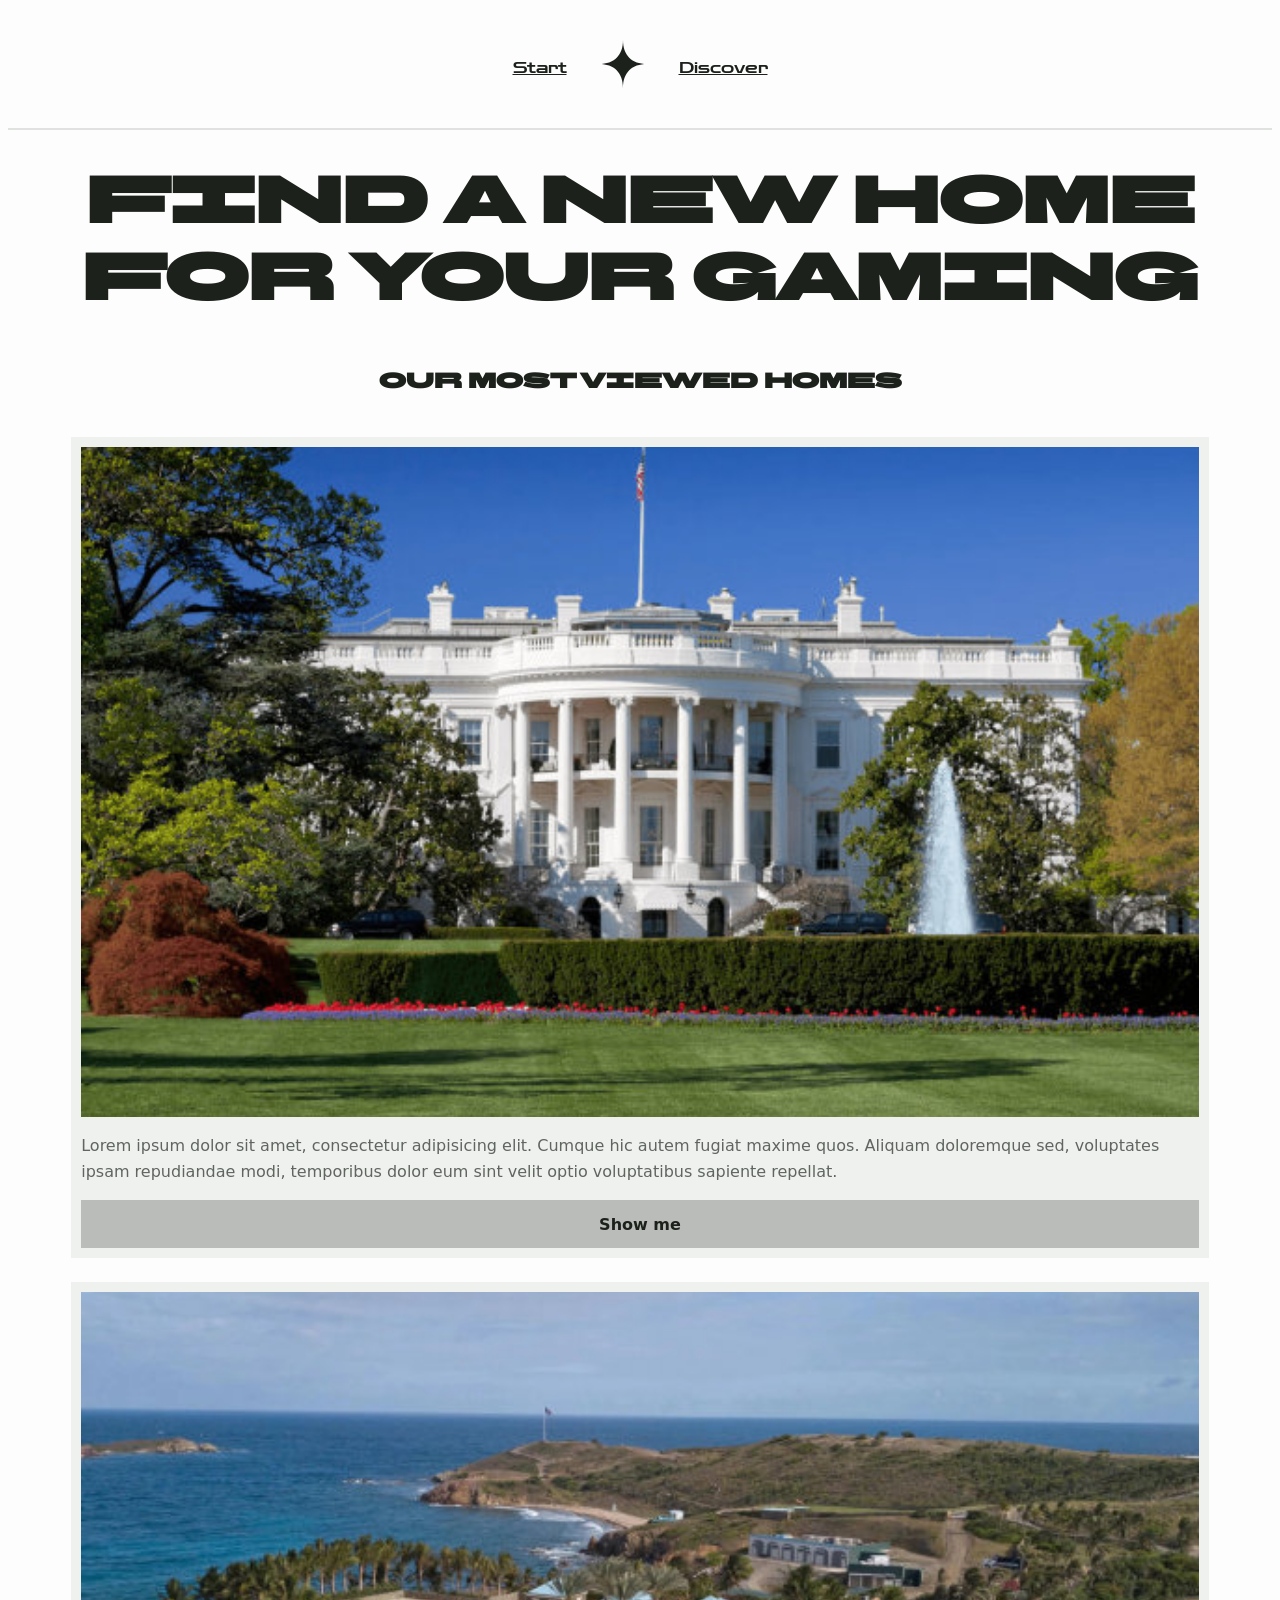
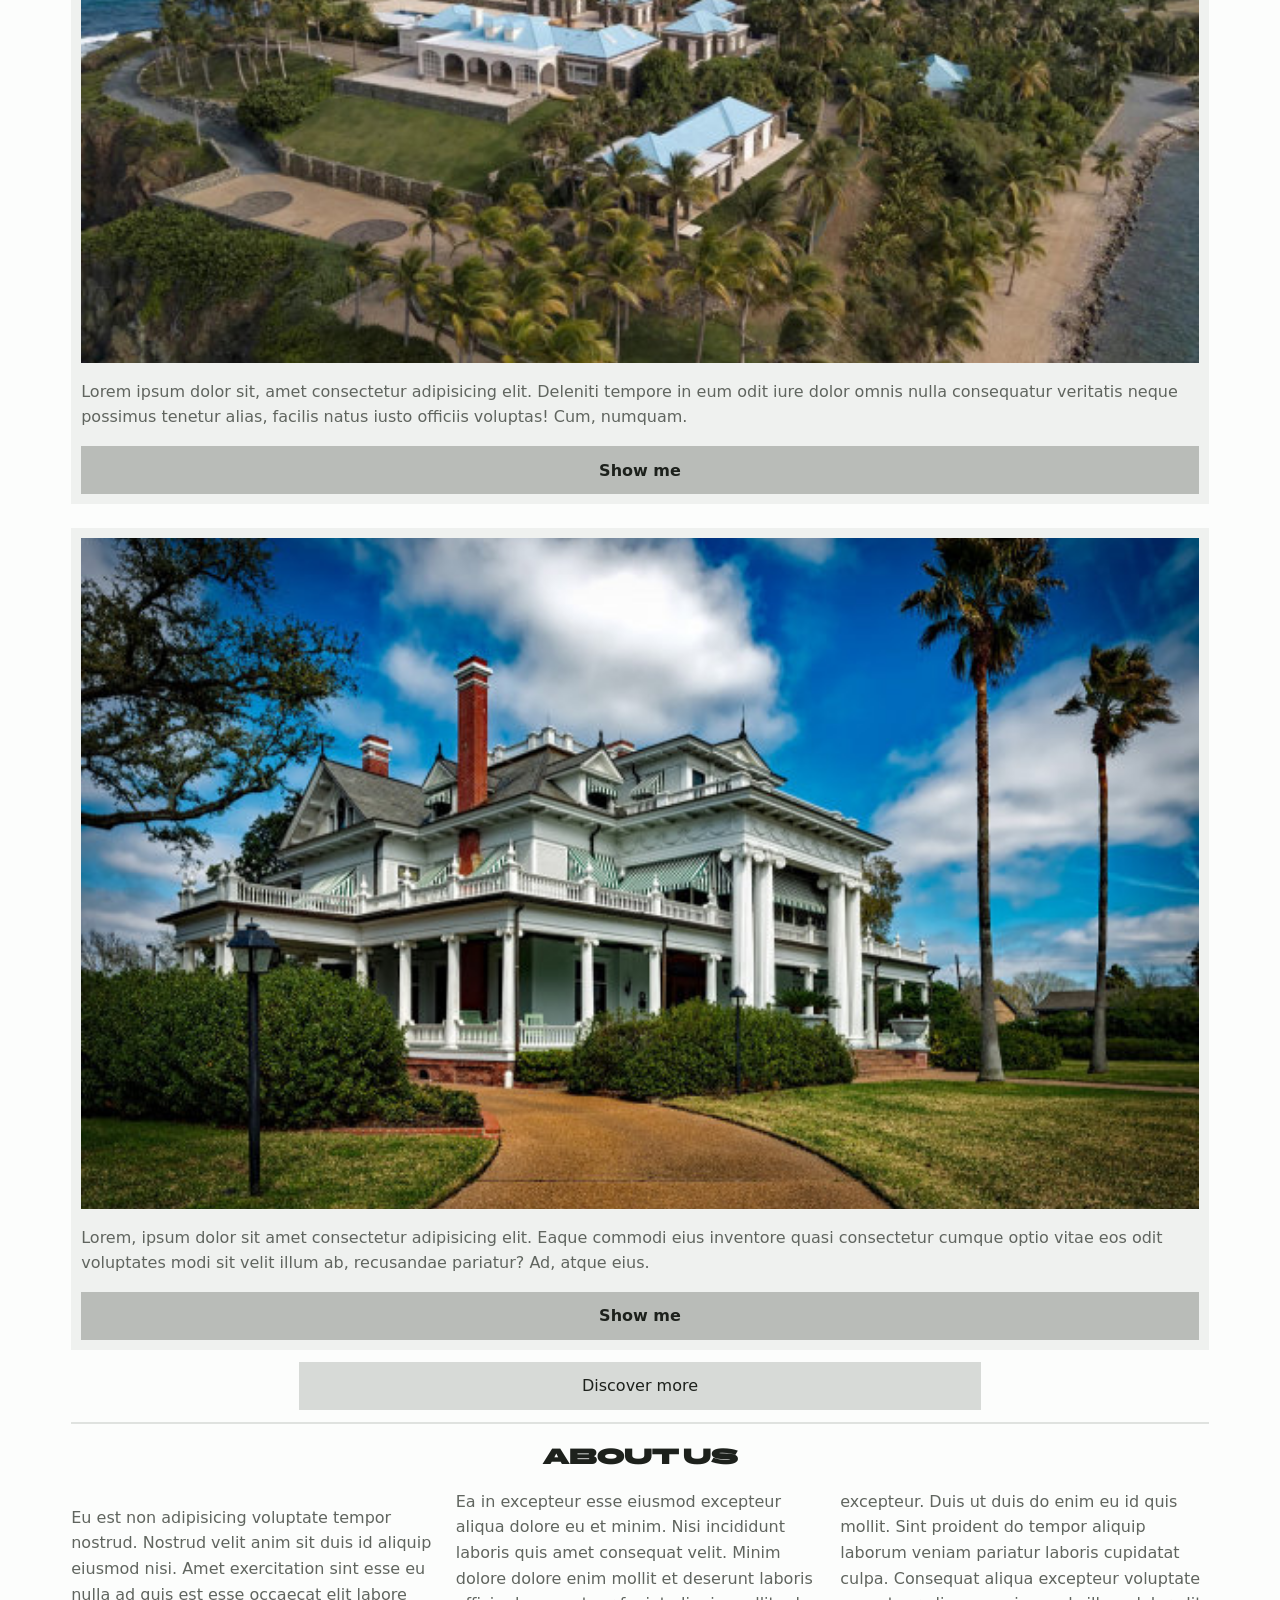
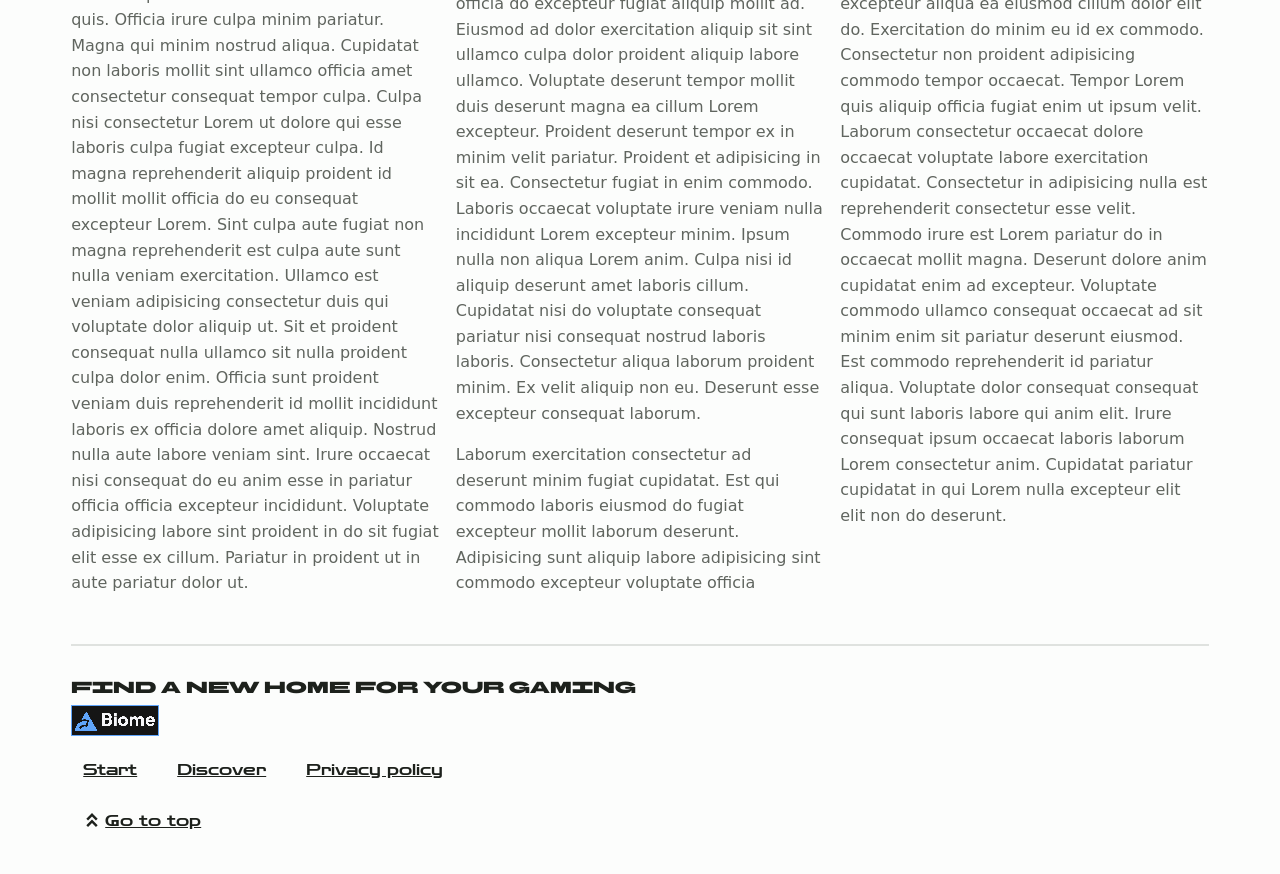
<file: index.html>
<!doctype html>
<html lang="en">
	<head>
		<meta charset="UTF-8" />
		<meta name="viewport" content="width=device-width, initial-scale=1.0" />
		<title>RUNNING GRAVITY</title>
		<link rel="icon" type="image/svg+xml" href="/favicon.svg" />

		<link rel="stylesheet" href="styles/global.css" />
		<link rel="stylesheet" href="styles/index.css" />
	</head>
	<body>
		<header id="top">
			<nav>
				<ul>
					<li><a href="/">Start</a></li>
					<li>
						<a href="/" class="logo">
							<svg
								fill="none"
								height="48"
								viewBox="0 0 48 48"
								width="48"
								xmlns="http://www.w3.org/2000/svg"
							>
								<title>Running Gravity logo</title>
								<path
									clip-rule="evenodd"
									d="m0 24c15.2548 0 24-8.7452 24-24 0 15.2548 8.7452 24 24 24-15.2548 0-24 8.7452-24 24 0-15.2548-8.7452-24-24-24z"
									fill="currentcolor"
									fill-rule="evenodd"
								/>
							</svg>
						</a>
					</li>
					<li><a href="/homes.html">Discover</a></li>
				</ul>
			</nav>
		</header>
		<main>
			<h1>Find a new home for your gaming</h1>
			<section class="hero">
				<h2>Our most viewed homes</h2>

				<div class="card-holder">
					<div class="card">
						<img
							loading="lazy"
							src="images/white-house.jpg"
							alt="White House"
						/>
						<div>
							<p>
								Lorem ipsum dolor sit amet, consectetur
								adipisicing elit. Cumque hic autem fugiat maxime
								quos. Aliquam doloremque sed, voluptates ipsam
								repudiandae modi, temporibus dolor eum sint
								velit optio voluptatibus sapiente repellat.
							</p>

							<div class="buttons">
								<a class="btn btn-primary" href="/buy.html">
									Show me
								</a>
							</div>
						</div>
					</div>
					<div class="card">
						<img
							loading="lazy"
							src="images/little-saint-james.jpg"
							alt="Little Saint James"
						/>
						<div>
							<p>
								Lorem ipsum dolor sit, amet consectetur
								adipisicing elit. Deleniti tempore in eum odit
								iure dolor omnis nulla consequatur veritatis
								neque possimus tenetur alias, facilis natus
								iusto officiis voluptas! Cum, numquam.
							</p>
							<div class="buttons">
								<a class="btn btn-primary" href="/buy.html">
									Show me
								</a>
							</div>
						</div>
					</div>
					<div class="card">
						<img
							loading="lazy"
							src="images/historic-palm-trees.jpg"
							alt="Historic Palm Trees"
						/>
						<div>
							<p>
								Lorem, ipsum dolor sit amet consectetur
								adipisicing elit. Eaque commodi eius inventore
								quasi consectetur cumque optio vitae eos odit
								voluptates modi sit velit illum ab, recusandae
								pariatur? Ad, atque eius.
							</p>
							<div class="buttons">
								<a class="btn btn-primary" href="/buy.html">
									Show me
								</a>
							</div>
						</div>
					</div>
				</div>

				<div class="buttons" id="discover">
					<a class="btn" href="/homes.html"> Discover more </a>
				</div>
			</section>

			<section class="information">
				<h2>About Us</h2>

				<div>
					<p>
						Eu est non adipisicing voluptate tempor nostrud. Nostrud
						velit anim sit duis id aliquip eiusmod nisi. Amet
						exercitation sint esse eu nulla ad quis est esse
						occaecat elit labore quis. Officia irure culpa minim
						pariatur. Magna qui minim nostrud aliqua. Cupidatat non
						laboris mollit sint ullamco officia amet consectetur
						consequat tempor culpa. Culpa nisi consectetur Lorem ut
						dolore qui esse laboris culpa fugiat excepteur culpa. Id
						magna reprehenderit aliquip proident id mollit mollit
						officia do eu consequat excepteur Lorem. Sint culpa aute
						fugiat non magna reprehenderit est culpa aute sunt nulla
						veniam exercitation. Ullamco est veniam adipisicing
						consectetur duis qui voluptate dolor aliquip ut. Sit et
						proident consequat nulla ullamco sit nulla proident
						culpa dolor enim. Officia sunt proident veniam duis
						reprehenderit id mollit incididunt laboris ex officia
						dolore amet aliquip. Nostrud nulla aute labore veniam
						sint. Irure occaecat nisi consequat do eu anim esse in
						pariatur officia officia excepteur incididunt. Voluptate
						adipisicing labore sint proident in do sit fugiat elit
						esse ex cillum. Pariatur in proident ut in aute pariatur
						dolor ut.
					</p>

					<p>
						Ea in excepteur esse eiusmod excepteur aliqua dolore eu
						et minim. Nisi incididunt laboris quis amet consequat
						velit. Minim dolore dolore enim mollit et deserunt
						laboris officia do excepteur fugiat aliquip mollit ad.
						Eiusmod ad dolor exercitation aliquip sit sint ullamco
						culpa dolor proident aliquip labore ullamco. Voluptate
						deserunt tempor mollit duis deserunt magna ea cillum
						Lorem excepteur. Proident deserunt tempor ex in minim
						velit pariatur. Proident et adipisicing in sit ea.
						Consectetur fugiat in enim commodo. Laboris occaecat
						voluptate irure veniam nulla incididunt Lorem excepteur
						minim. Ipsum nulla non aliqua Lorem anim. Culpa nisi id
						aliquip deserunt amet laboris cillum. Cupidatat nisi do
						voluptate consequat pariatur nisi consequat nostrud
						laboris laboris. Consectetur aliqua laborum proident
						minim. Ex velit aliquip non eu. Deserunt esse excepteur
						consequat laborum.
					</p>

					<p>
						Laborum exercitation consectetur ad deserunt minim
						fugiat cupidatat. Est qui commodo laboris eiusmod do
						fugiat excepteur mollit laborum deserunt. Adipisicing
						sunt aliquip labore adipisicing sint commodo excepteur
						voluptate officia excepteur. Duis ut duis do enim eu id
						quis mollit. Sint proident do tempor aliquip laborum
						veniam pariatur laboris cupidatat culpa. Consequat
						aliqua excepteur voluptate excepteur aliqua ea eiusmod
						cillum dolor elit do. Exercitation do minim eu id ex
						commodo. Consectetur non proident adipisicing commodo
						tempor occaecat. Tempor Lorem quis aliquip officia
						fugiat enim ut ipsum velit. Laborum consectetur occaecat
						dolore occaecat voluptate labore exercitation cupidatat.
						Consectetur in adipisicing nulla est reprehenderit
						consectetur esse velit. Commodo irure est Lorem pariatur
						do in occaecat mollit magna. Deserunt dolore anim
						cupidatat enim ad excepteur. Voluptate commodo ullamco
						consequat occaecat ad sit minim enim sit pariatur
						deserunt eiusmod. Est commodo reprehenderit id pariatur
						aliqua. Voluptate dolor consequat consequat qui sunt
						laboris labore qui anim elit. Irure consequat ipsum
						occaecat laboris laborum Lorem consectetur anim.
						Cupidatat pariatur cupidatat in qui Lorem nulla
						excepteur elit elit non do deserunt.
					</p>
				</div>
			</section>
		</main>
		<footer>
			<div class="slogan">Find a new home for your gaming</div>
			<div class="badges">
				<img src="/badges/biome.png" alt="Checked with Biome" />
			</div>
			<div class="links">
				<a href="/">Start</a>
				<a href="/homes.html">Discover</a>
				<a href="/privacy-policy.html">Privacy policy</a>
			</div>
			<div class="links">
				<a href="#top">
					<svg
						xmlns="http://www.w3.org/2000/svg"
						viewBox="1 1 18 18"
						height="18px"
						width="18px"
						fill="currentColor"
					>
						<title>Up arrow</title>
						<path
							d="M6.06,17L4.33,15.25L10,9.58l5.67,5.67L13.94,17L10,13.04L6.06,17Zm0-6.58L4.33,8.69L10,3l5.67,5.69l-1.73,1.73L10,6.46L6.06,10.42Z"
						/>
					</svg>

					Go to top</a
				>
			</div>
		</footer>
	</body>
</html>
</file>
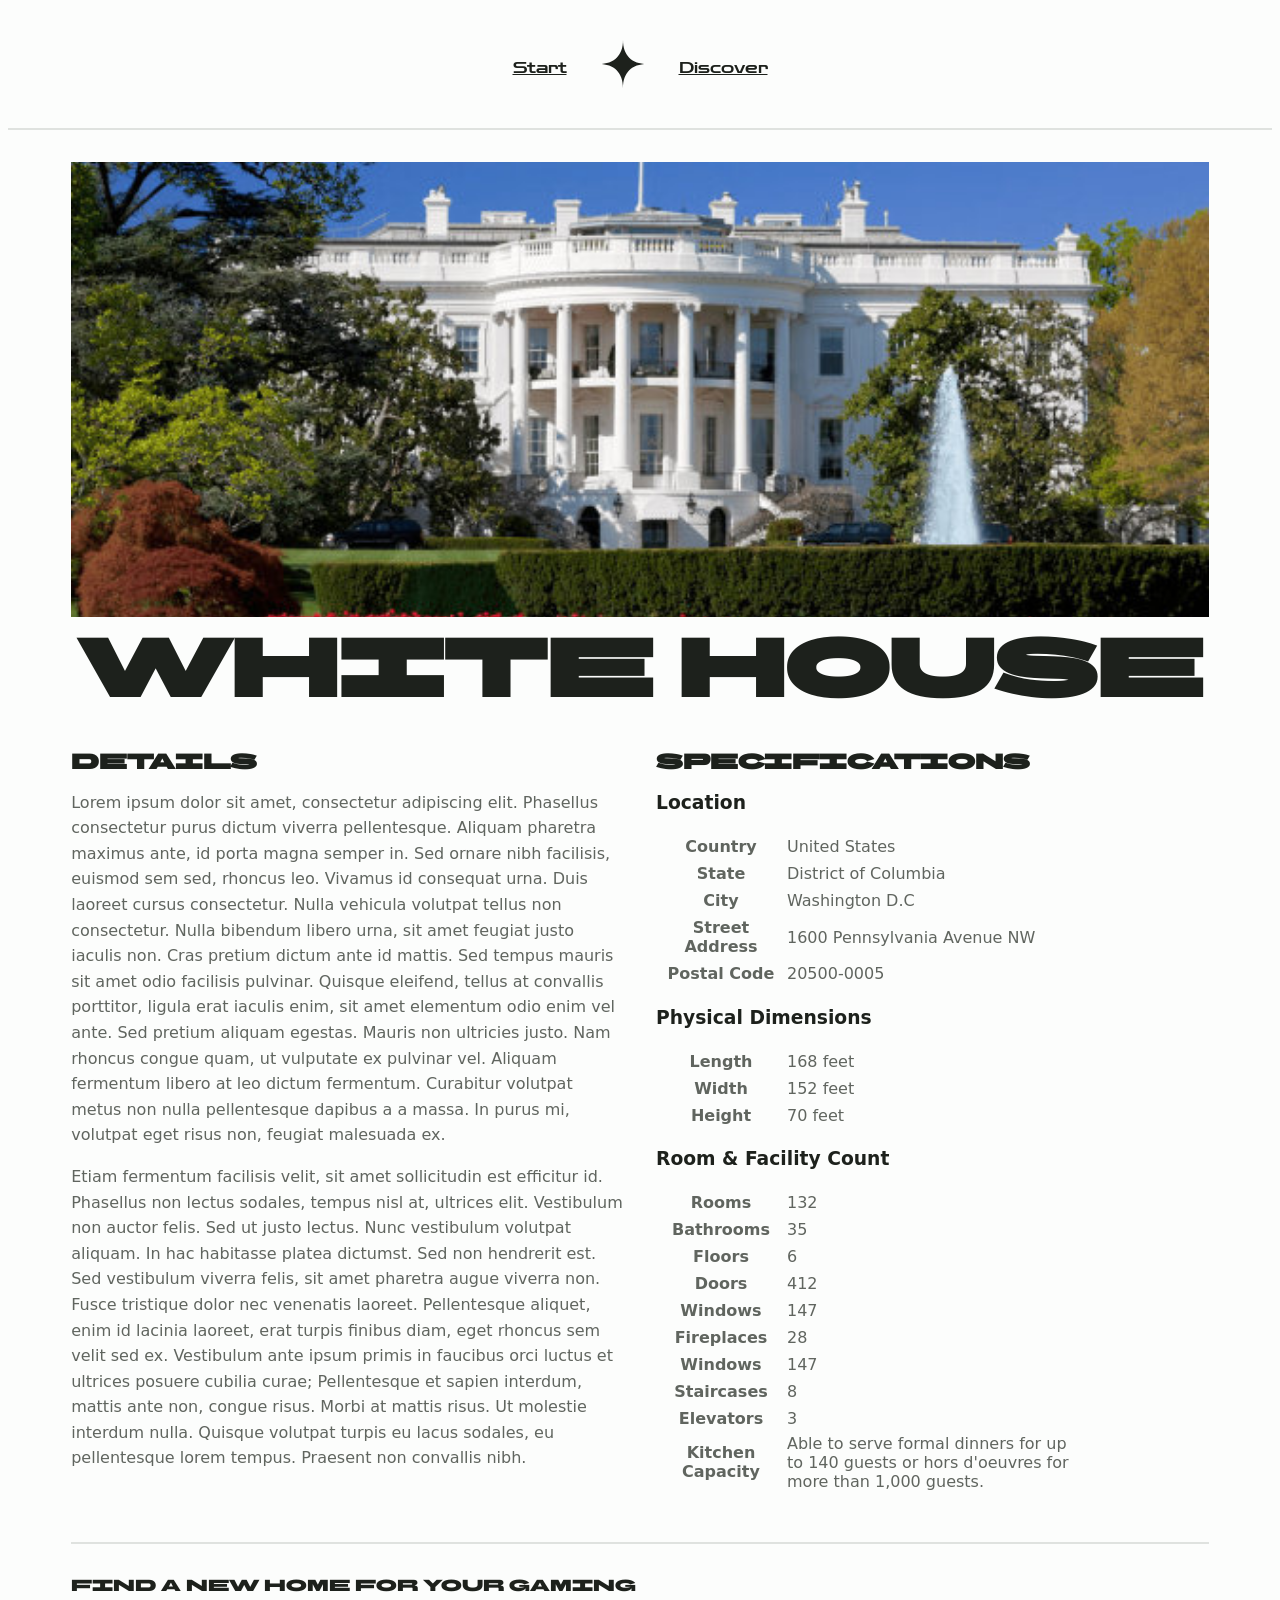
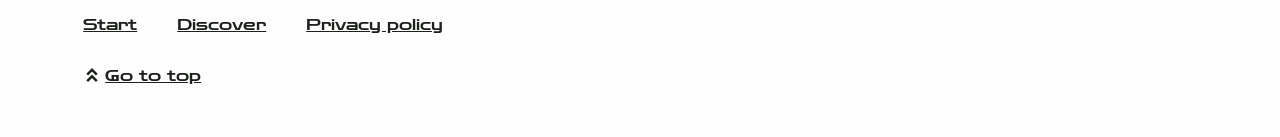
<file: buy.html>
<!doctype html>
<html lang="en">
	<head>
		<meta charset="UTF-8" />
		<meta name="viewport" content="width=device-width, initial-scale=1.0" />
		<title>Document</title>
		<link rel="icon" type="image/svg+xml" href="/favicon.svg" />

		<link rel="stylesheet" href="styles/global.css" />
		<link rel="stylesheet" href="styles/buy.css" />
	</head>
	<body>
		<header id="top">
			<nav>
				<ul>
					<li><a href="/">Start</a></li>
					<li>
						<a href="/" class="logo">
							<svg
								fill="none"
								height="48"
								viewBox="0 0 48 48"
								width="48"
								xmlns="http://www.w3.org/2000/svg"
							>
								<title>Running Gravity logo</title>
								<path
									clip-rule="evenodd"
									d="m0 24c15.2548 0 24-8.7452 24-24 0 15.2548 8.7452 24 24 24-15.2548 0-24 8.7452-24 24 0-15.2548-8.7452-24-24-24z"
									fill="currentcolor"
									fill-rule="evenodd"
								/>
							</svg>
						</a>
					</li>
					<li><a href="/homes.html">Discover</a></li>
				</ul>
			</nav>
		</header>
		<main>
			<section>
				<div>
					<img src="images\white-house.jpg" alt="White House" />
					<h1 class="product-name">White House</h1>

					<p class="home-address"></p>
					<div class="product-section">
						<div class="details">
							<h2>Details</h2>
							<p>
								Lorem ipsum dolor sit amet, consectetur
								adipiscing elit. Phasellus consectetur purus
								dictum viverra pellentesque. Aliquam pharetra
								maximus ante, id porta magna semper in. Sed
								ornare nibh facilisis, euismod sem sed, rhoncus
								leo. Vivamus id consequat urna. Duis laoreet
								cursus consectetur. Nulla vehicula volutpat
								tellus non consectetur. Nulla bibendum libero
								urna, sit amet feugiat justo iaculis non. Cras
								pretium dictum ante id mattis. Sed tempus mauris
								sit amet odio facilisis pulvinar. Quisque
								eleifend, tellus at convallis porttitor, ligula
								erat iaculis enim, sit amet elementum odio enim
								vel ante. Sed pretium aliquam egestas. Mauris
								non ultricies justo. Nam rhoncus congue quam, ut
								vulputate ex pulvinar vel. Aliquam fermentum
								libero at leo dictum fermentum. Curabitur
								volutpat metus non nulla pellentesque dapibus a
								a massa. In purus mi, volutpat eget risus non,
								feugiat malesuada ex.
							</p>
							<p>
								Etiam fermentum facilisis velit, sit amet
								sollicitudin est efficitur id. Phasellus non
								lectus sodales, tempus nisl at, ultrices elit.
								Vestibulum non auctor felis. Sed ut justo
								lectus. Nunc vestibulum volutpat aliquam. In hac
								habitasse platea dictumst. Sed non hendrerit
								est. Sed vestibulum viverra felis, sit amet
								pharetra augue viverra non. Fusce tristique
								dolor nec venenatis laoreet. Pellentesque
								aliquet, enim id lacinia laoreet, erat turpis
								finibus diam, eget rhoncus sem velit sed ex.
								Vestibulum ante ipsum primis in faucibus orci
								luctus et ultrices posuere cubilia curae;
								Pellentesque et sapien interdum, mattis ante
								non, congue risus. Morbi at mattis risus. Ut
								molestie interdum nulla. Quisque volutpat turpis
								eu lacus sodales, eu pellentesque lorem tempus.
								Praesent non convallis nibh.
							</p>
						</div>
						<div class="specifications">
							<h2>Specifications</h2>

							<div class="spec-tables">
								<div>
									<h3>Location</h3>
									<table>
										<tbody>
											<tr>
												<th scope="row">Country</th>
												<td>United States</td>
											</tr>
											<tr>
												<th scope="row">State</th>
												<td>District of Columbia</td>
											</tr>
											<tr>
												<th scope="row">City</th>
												<td>Washington D.C</td>
											</tr>
											<tr>
												<th scope="row">
													Street Address
												</th>
												<td>
													1600 Pennsylvania Avenue NW
												</td>
											</tr>
											<tr>
												<th scope="row">Postal Code</th>
												<td>20500-0005</td>
											</tr>
										</tbody>
									</table>
								</div>
								<div>
									<h3>Physical Dimensions</h3>
									<table>
										<tbody>
											<tr>
												<th scope="row">Length</th>
												<td>168 feet</td>
											</tr>
											<tr>
												<th scope="row">Width</th>
												<td>152 feet</td>
											</tr>
											<tr>
												<th scope="row">Height</th>
												<td>70 feet</td>
											</tr>
										</tbody>
									</table>
								</div>

								<div>
									<h3>Room & Facility Count</h3>
									<table>
										<tbody>
											<tr>
												<th scope="row">Rooms</th>
												<td>132</td>
											</tr>
											<tr>
												<th scope="row">Bathrooms</th>
												<td>35</td>
											</tr>
											<tr>
												<th scope="row">Floors</th>
												<td>6</td>
											</tr>
											<tr>
												<th scope="row">Doors</th>
												<td>412</td>
											</tr>
											<tr>
												<th scope="row">Windows</th>
												<td>147</td>
											</tr>
											<tr>
												<th scope="row">Fireplaces</th>
												<td>28</td>
											</tr>
											<tr>
												<th scope="row">Windows</th>
												<td>147</td>
											</tr>
											<tr>
												<th scope="row">Staircases</th>
												<td>8</td>
											</tr>
											<tr>
												<th scope="row">Elevators</th>
												<td>3</td>
											</tr>
											<tr>
												<th scope="row">
													Kitchen Capacity
												</th>
												<td>
													Able to serve formal dinners
													for up to 140 guests or hors
													d'oeuvres for more than
													1,000 guests.
												</td>
											</tr>
										</tbody>
									</table>
								</div>
							</div>
						</div>
					</div>
				</div>
			</section>
		</main>
		<footer>
			<div class="slogan">Find a new home for your gaming</div>
			<div class="links">
				<a href="/">Start</a>
				<a href="/homes.html">Discover</a>
				<a href="/privacy-policy.html">Privacy policy</a>
			</div>
			<div class="links">
				<a href="#top">
					<svg
						xmlns="http://www.w3.org/2000/svg"
						viewBox="1 1 18 18"
						height="18px"
						width="18px"
						fill="currentColor"
					>
						<title>Up arrow</title>
						<path
							d="M6.06,17L4.33,15.25L10,9.58l5.67,5.67L13.94,17L10,13.04L6.06,17Zm0-6.58L4.33,8.69L10,3l5.67,5.69l-1.73,1.73L10,6.46L6.06,10.42Z"
						/>
					</svg>

					Go to top</a
				>
			</div>
		</footer>
	</body>
</html>
</file>
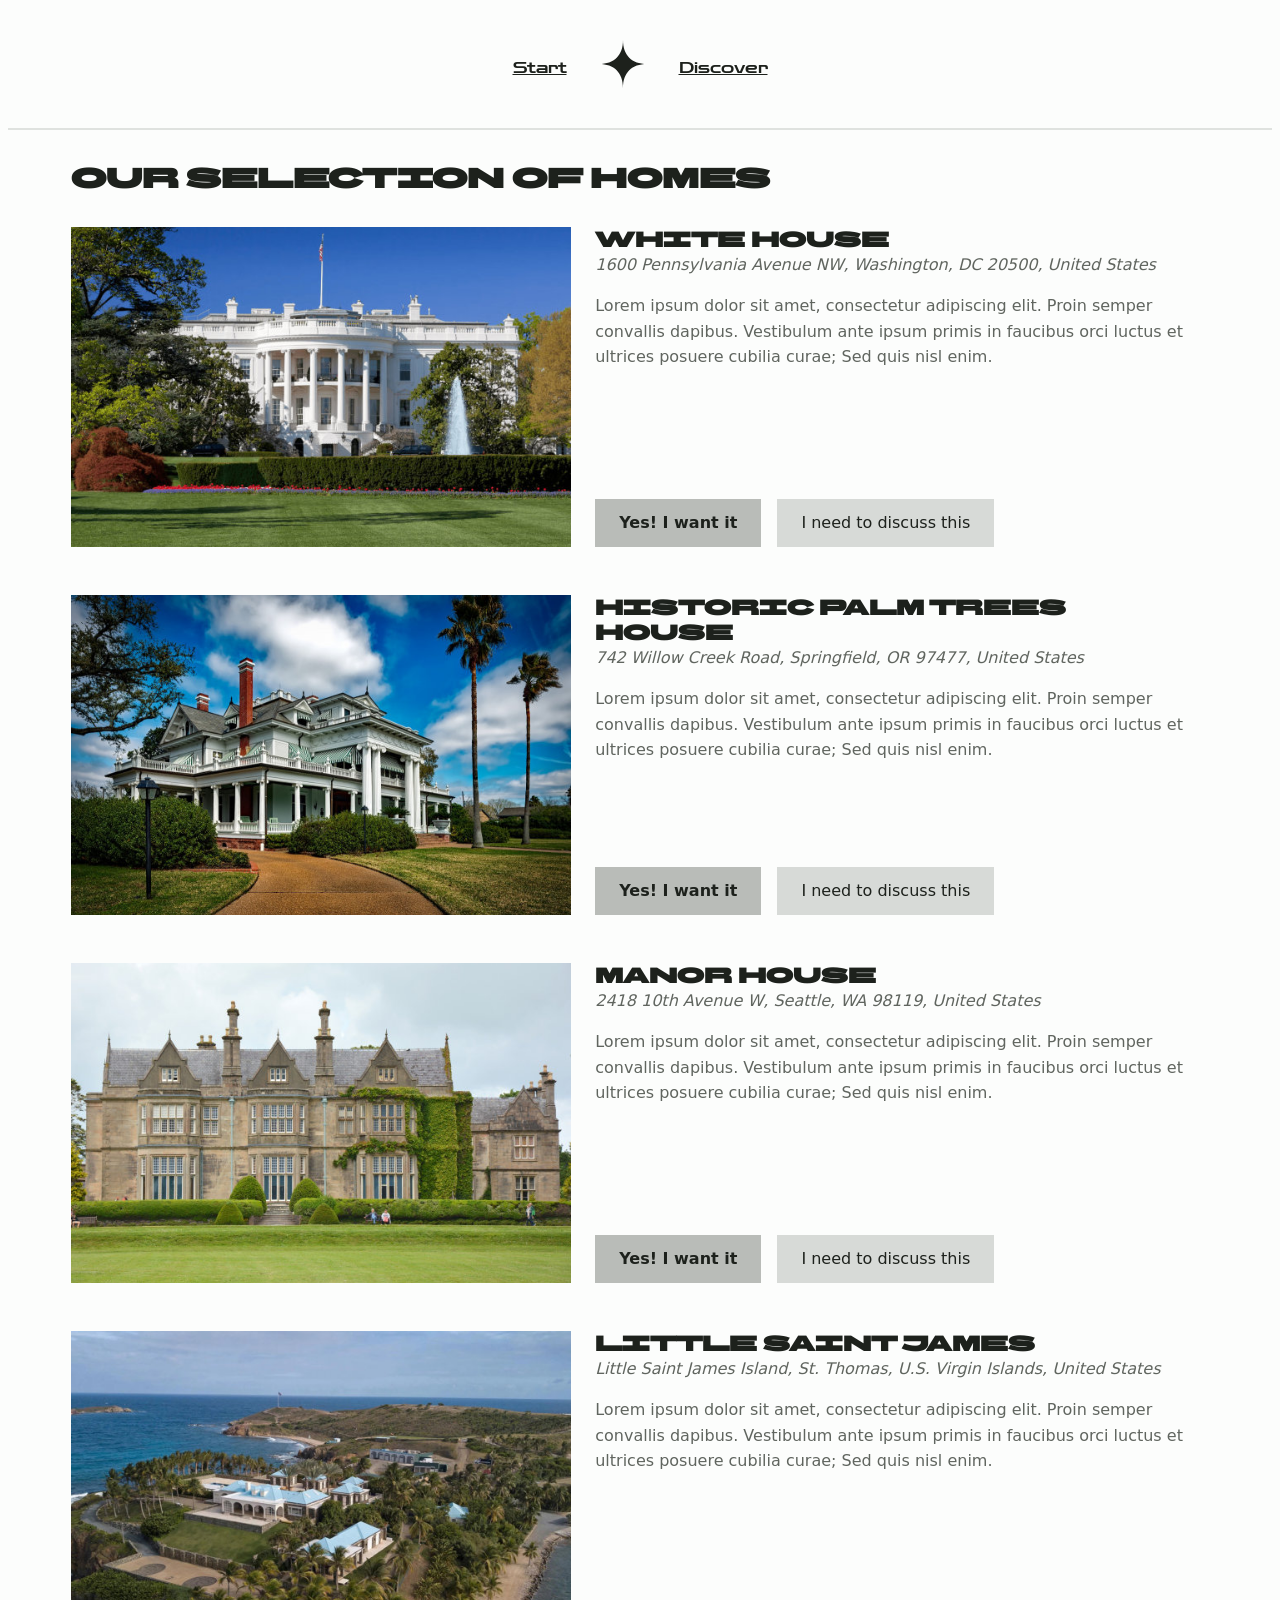
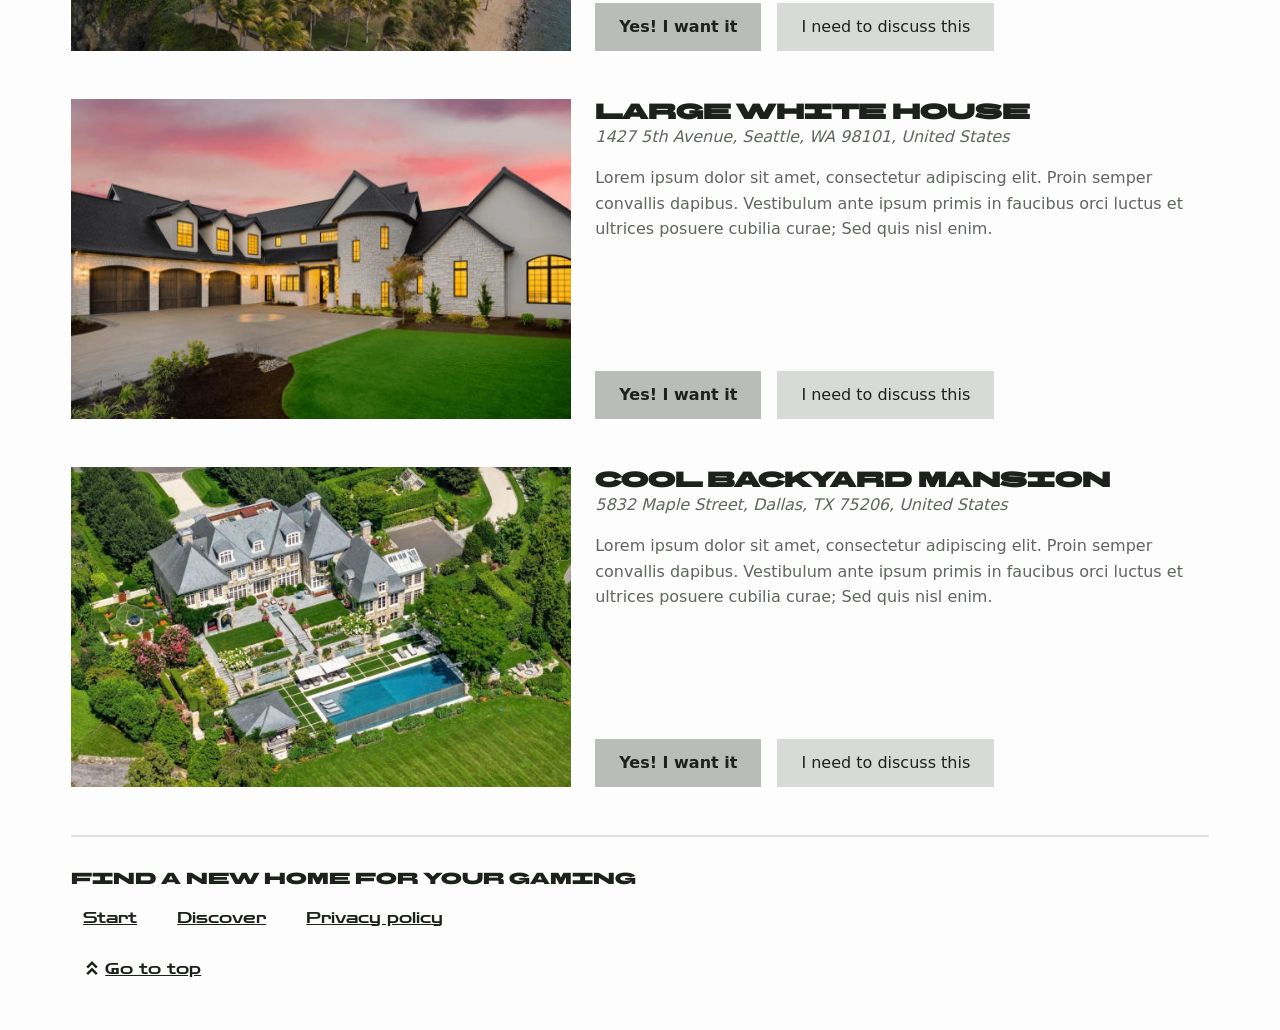
<file: homes.html>
<!doctype html>
<html lang="en">
	<head>
		<meta charset="UTF-8" />
		<meta name="viewport" content="width=device-width, initial-scale=1.0" />
		<title>HOMES // RUNNING GRAVITY</title>
		<link rel="icon" type="image/svg+xml" href="/favicon.svg" />

		<link rel="stylesheet" href="styles/global.css" />
		<link rel="stylesheet" href="styles/homes.css" />
	</head>
	<body>
		<header id="top">
			<nav>
				<ul>
					<li><a href="/">Start</a></li>
					<li>
						<a href="/" class="logo">
							<svg
								fill="none"
								height="48"
								viewBox="0 0 48 48"
								width="48"
								xmlns="http://www.w3.org/2000/svg"
							>
								<title>Running Gravity logo</title>
								<path
									clip-rule="evenodd"
									d="m0 24c15.2548 0 24-8.7452 24-24 0 15.2548 8.7452 24 24 24-15.2548 0-24 8.7452-24 24 0-15.2548-8.7452-24-24-24z"
									fill="currentcolor"
									fill-rule="evenodd"
								/>
							</svg>
						</a>
					</li>
					<li><a href="/homes.html">Discover</a></li>
				</ul>
			</nav>
		</header>
		<main>
			<section>
				<h1>Our selection of homes</h1>
				<div class="homes">
					<div class="home">
						<img
							loading="lazy"
							src="/images/white-house.jpg"
							alt="White house"
							height="320"
							width="500"
						/>
						<div class="details">
							<div>
								<h2>White House</h2>
								<p class="home-address">
									<i>
										1600 Pennsylvania Avenue NW, Washington,
										DC 20500, United States
									</i>
								</p>
								<p>
									Lorem ipsum dolor sit amet, consectetur
									adipiscing elit. Proin semper convallis
									dapibus. Vestibulum ante ipsum primis in
									faucibus orci luctus et ultrices posuere
									cubilia curae; Sed quis nisl enim.
								</p>
							</div>
							<div class="buttons">
								<a class="btn btn-primary" href="/buy.html">
									Yes! I want it
								</a>
								<a class="btn" href="/discuss.html">
									I need to discuss this
								</a>
							</div>
						</div>
					</div>
					<div class="home">
						<img
							loading="lazy"
							src="/images/historic-palm-trees.jpg"
							alt="Historic Palm Trees House"
							height="320"
							width="500"
						/>
						<div class="details">
							<div>
								<h2>Historic Palm Trees House</h2>
								<p class="home-address">
									<i>
										742 Willow Creek Road, Springfield, OR
										97477, United States
									</i>
								</p>
								<p>
									Lorem ipsum dolor sit amet, consectetur
									adipiscing elit. Proin semper convallis
									dapibus. Vestibulum ante ipsum primis in
									faucibus orci luctus et ultrices posuere
									cubilia curae; Sed quis nisl enim.
								</p>
							</div>
							<div class="buttons">
								<a class="btn btn-primary" href="/buy.html">
									Yes! I want it
								</a>
								<a class="btn" href="/discuss.html">
									I need to discuss this
								</a>
							</div>
						</div>
					</div>
					<div class="home">
						<img
							loading="lazy"
							src="/images/manor-house.jpg"
							alt="Manor house"
							height="320"
							width="500"
						/>
						<div class="details">
							<div>
								<h2>Manor House</h2>
								<p class="home-address">
									<i>
										2418 10th Avenue W, Seattle, WA 98119,
										United States
									</i>
								</p>
								<p>
									Lorem ipsum dolor sit amet, consectetur
									adipiscing elit. Proin semper convallis
									dapibus. Vestibulum ante ipsum primis in
									faucibus orci luctus et ultrices posuere
									cubilia curae; Sed quis nisl enim.
								</p>
							</div>
							<div class="buttons">
								<a class="btn btn-primary" href="/buy.html">
									Yes! I want it
								</a>
								<a class="btn" href="/discuss.html">
									I need to discuss this
								</a>
							</div>
						</div>
					</div>
					<div class="home">
						<img
							loading="lazy"
							src="/images/little-saint-james.jpg"
							alt="Little Saint James"
							height="320"
							width="500"
						/>
						<div class="details">
							<div>
								<h2>Little Saint James</h2>
								<p class="home-address">
									<i
										>Little Saint James Island, St. Thomas,
										U.S. Virgin Islands, United States
									</i>
								</p>
								<p>
									Lorem ipsum dolor sit amet, consectetur
									adipiscing elit. Proin semper convallis
									dapibus. Vestibulum ante ipsum primis in
									faucibus orci luctus et ultrices posuere
									cubilia curae; Sed quis nisl enim.
								</p>
							</div>
							<div class="buttons">
								<a class="btn btn-primary" href="/buy.html">
									Yes! I want it
								</a>
								<a class="btn" href="/discuss.html">
									I need to discuss this
								</a>
							</div>
						</div>
					</div>
					<div class="home">
						<img
							loading="lazy"
							src="/images/large-white-house.jpg"
							alt="Large White House"
							height="320"
							width="500"
						/>
						<div class="details">
							<div>
								<h2>Large White House</h2>
								<p class="home-address">
									<i
										>1427 5th Avenue, Seattle, WA 98101,
										United States
									</i>
								</p>
								<p>
									Lorem ipsum dolor sit amet, consectetur
									adipiscing elit. Proin semper convallis
									dapibus. Vestibulum ante ipsum primis in
									faucibus orci luctus et ultrices posuere
									cubilia curae; Sed quis nisl enim.
								</p>
							</div>
							<div class="buttons">
								<a class="btn btn-primary" href="/buy.html">
									Yes! I want it
								</a>
								<a class="btn" href="/discuss.html">
									I need to discuss this
								</a>
							</div>
						</div>
					</div>
					<div class="home">
						<img
							loading="lazy"
							src="/images/cool-backyard-mansion.jpg"
							alt="Cool Backyard Mansion"
							height="320"
							width="500"
						/>
						<div class="details">
							<div>
								<h2>Cool Backyard Mansion</h2>
								<p class="home-address">
									<i
										>5832 Maple Street, Dallas, TX 75206,
										United States
									</i>
								</p>
								<p>
									Lorem ipsum dolor sit amet, consectetur
									adipiscing elit. Proin semper convallis
									dapibus. Vestibulum ante ipsum primis in
									faucibus orci luctus et ultrices posuere
									cubilia curae; Sed quis nisl enim.
								</p>
							</div>
							<div class="buttons">
								<a class="btn btn-primary" href="/buy.html">
									Yes! I want it
								</a>
								<a class="btn" href="/discuss.html">
									I need to discuss this
								</a>
							</div>
						</div>
					</div>
				</div>
			</section>
		</main>
		<footer>
			<div class="slogan">Find a new home for your gaming</div>
			<div class="links">
				<a href="/">Start</a>
				<a href="/homes.html">Discover</a>
				<a href="/privacy-policy.html">Privacy policy</a>
			</div>
			<div class="links">
				<a href="#top">
					<svg
						xmlns="http://www.w3.org/2000/svg"
						viewBox="1 1 18 18"
						height="18px"
						width="18px"
						fill="currentColor"
					>
						<title>Up arrow</title>
						<path
							d="M6.06,17L4.33,15.25L10,9.58l5.67,5.67L13.94,17L10,13.04L6.06,17Zm0-6.58L4.33,8.69L10,3l5.67,5.69l-1.73,1.73L10,6.46L6.06,10.42Z"
						/>
					</svg>

					Go to top</a
				>
			</div>
		</footer>
	</body>
</html>
</file>
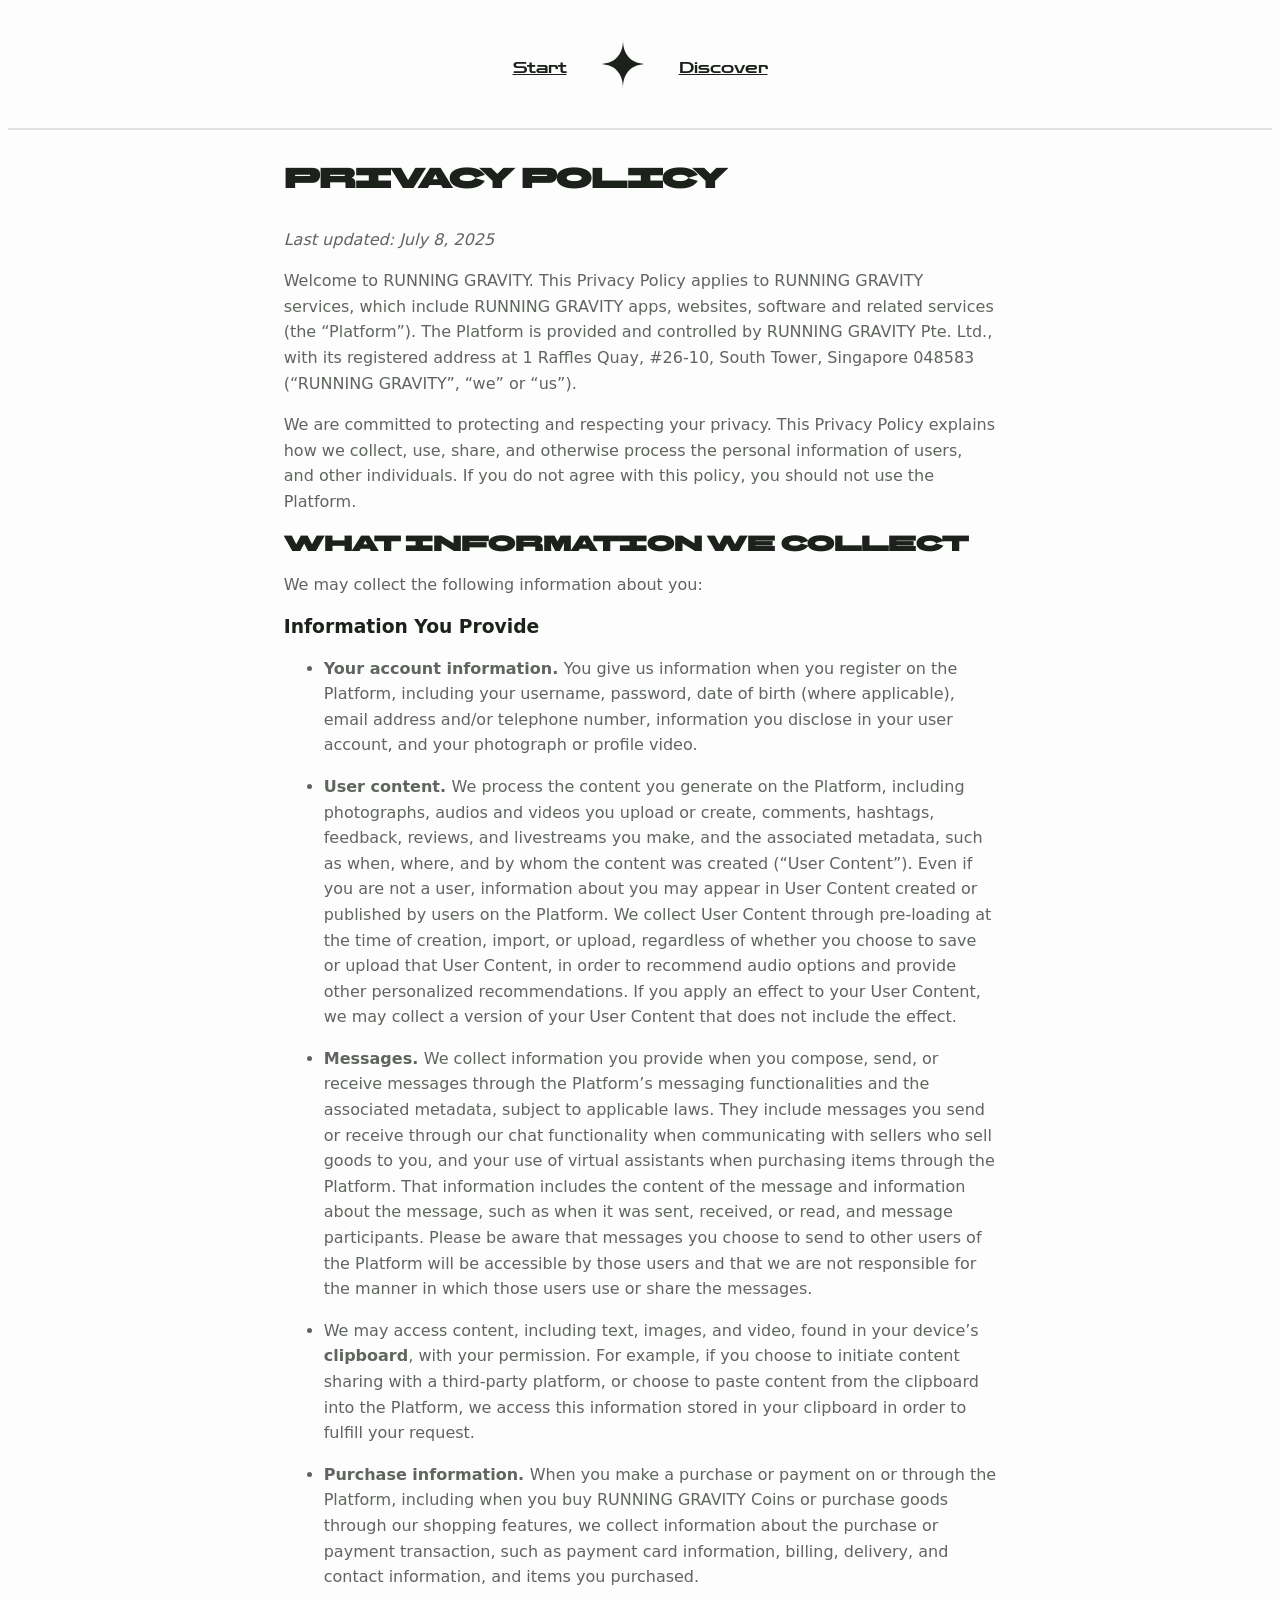
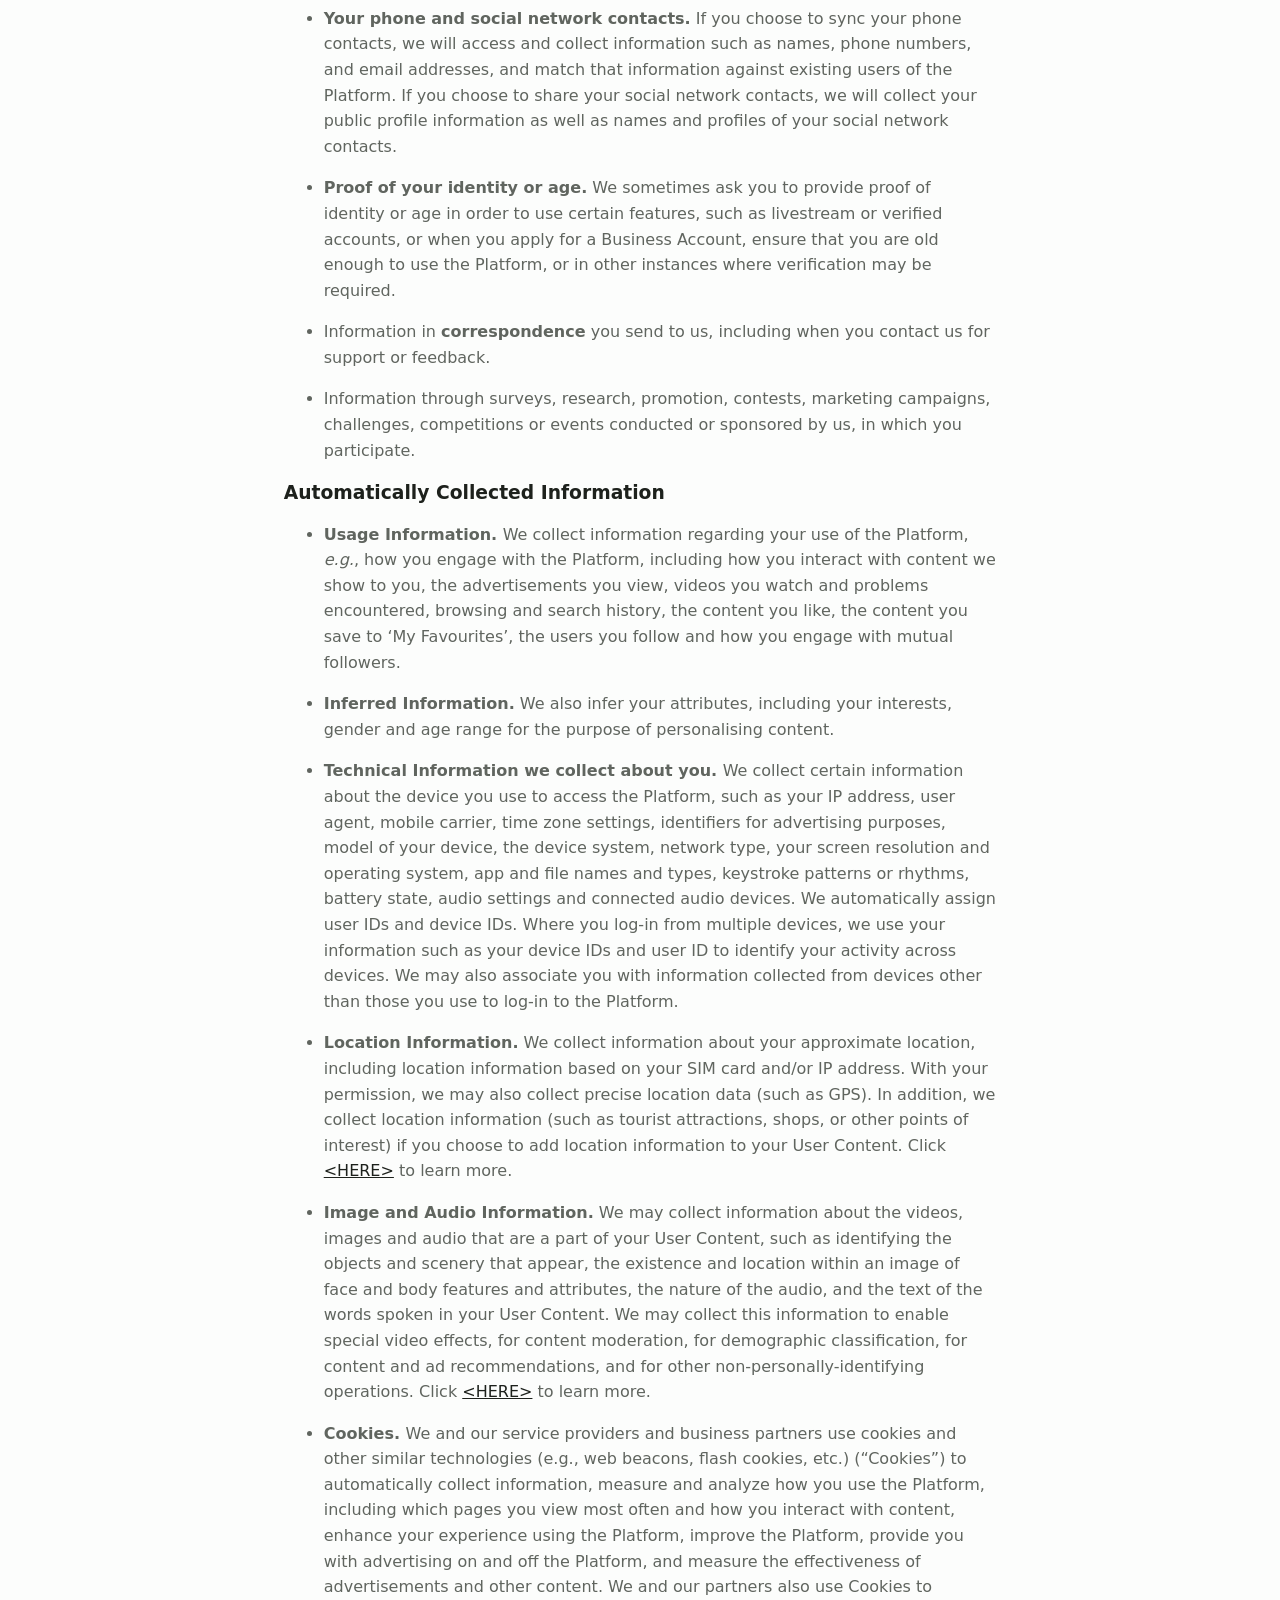
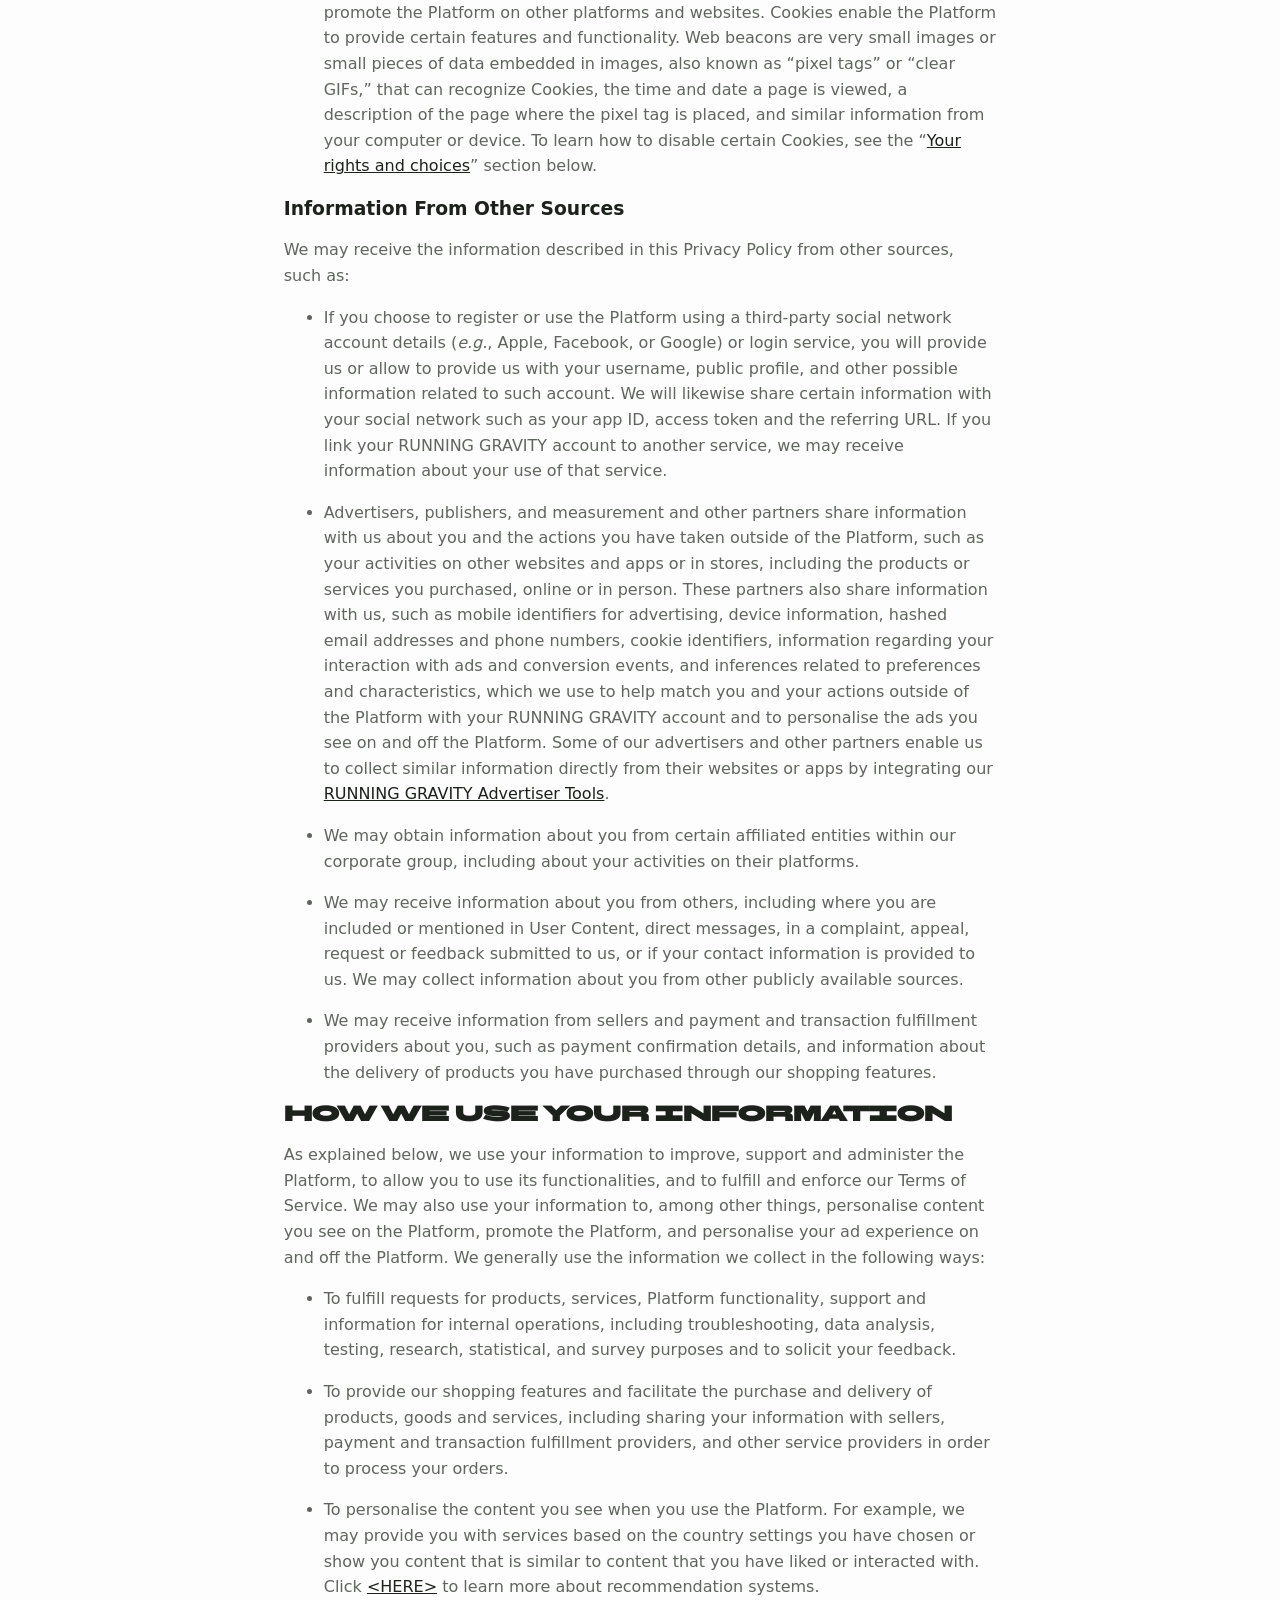
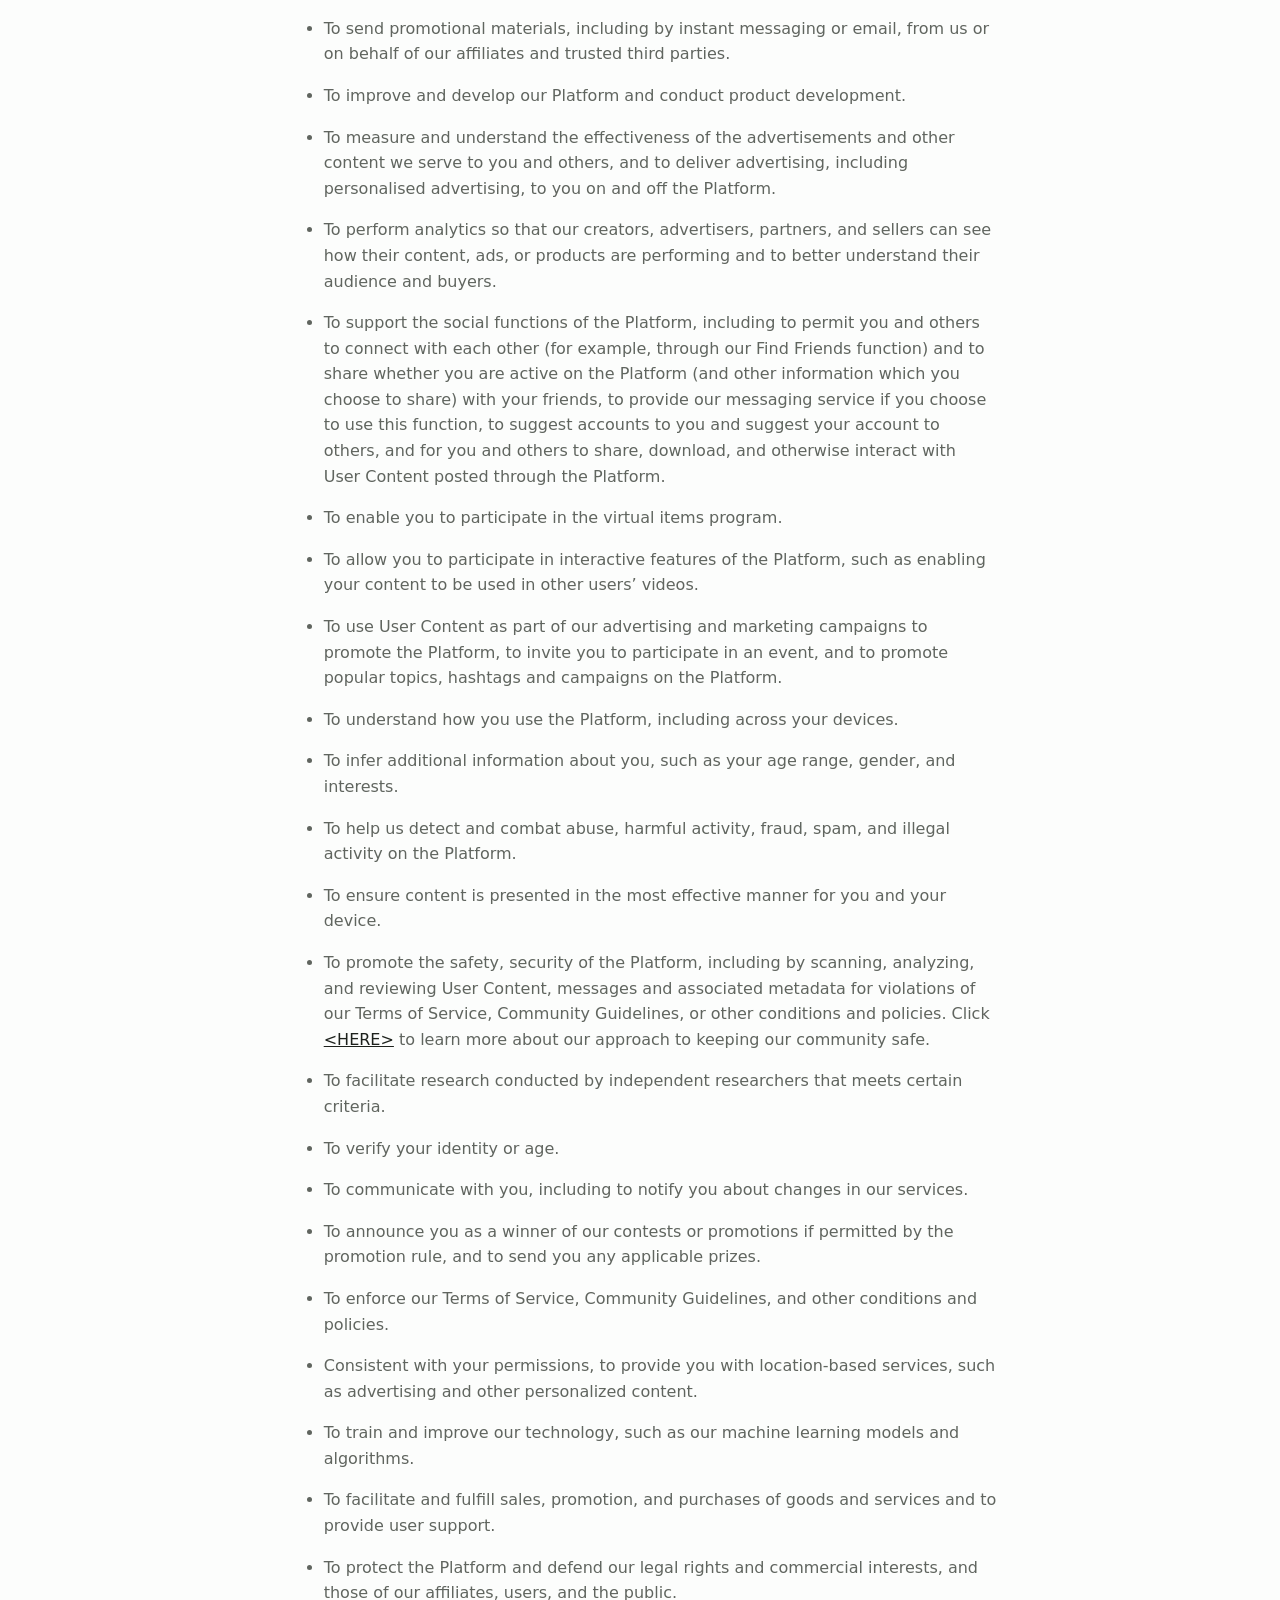
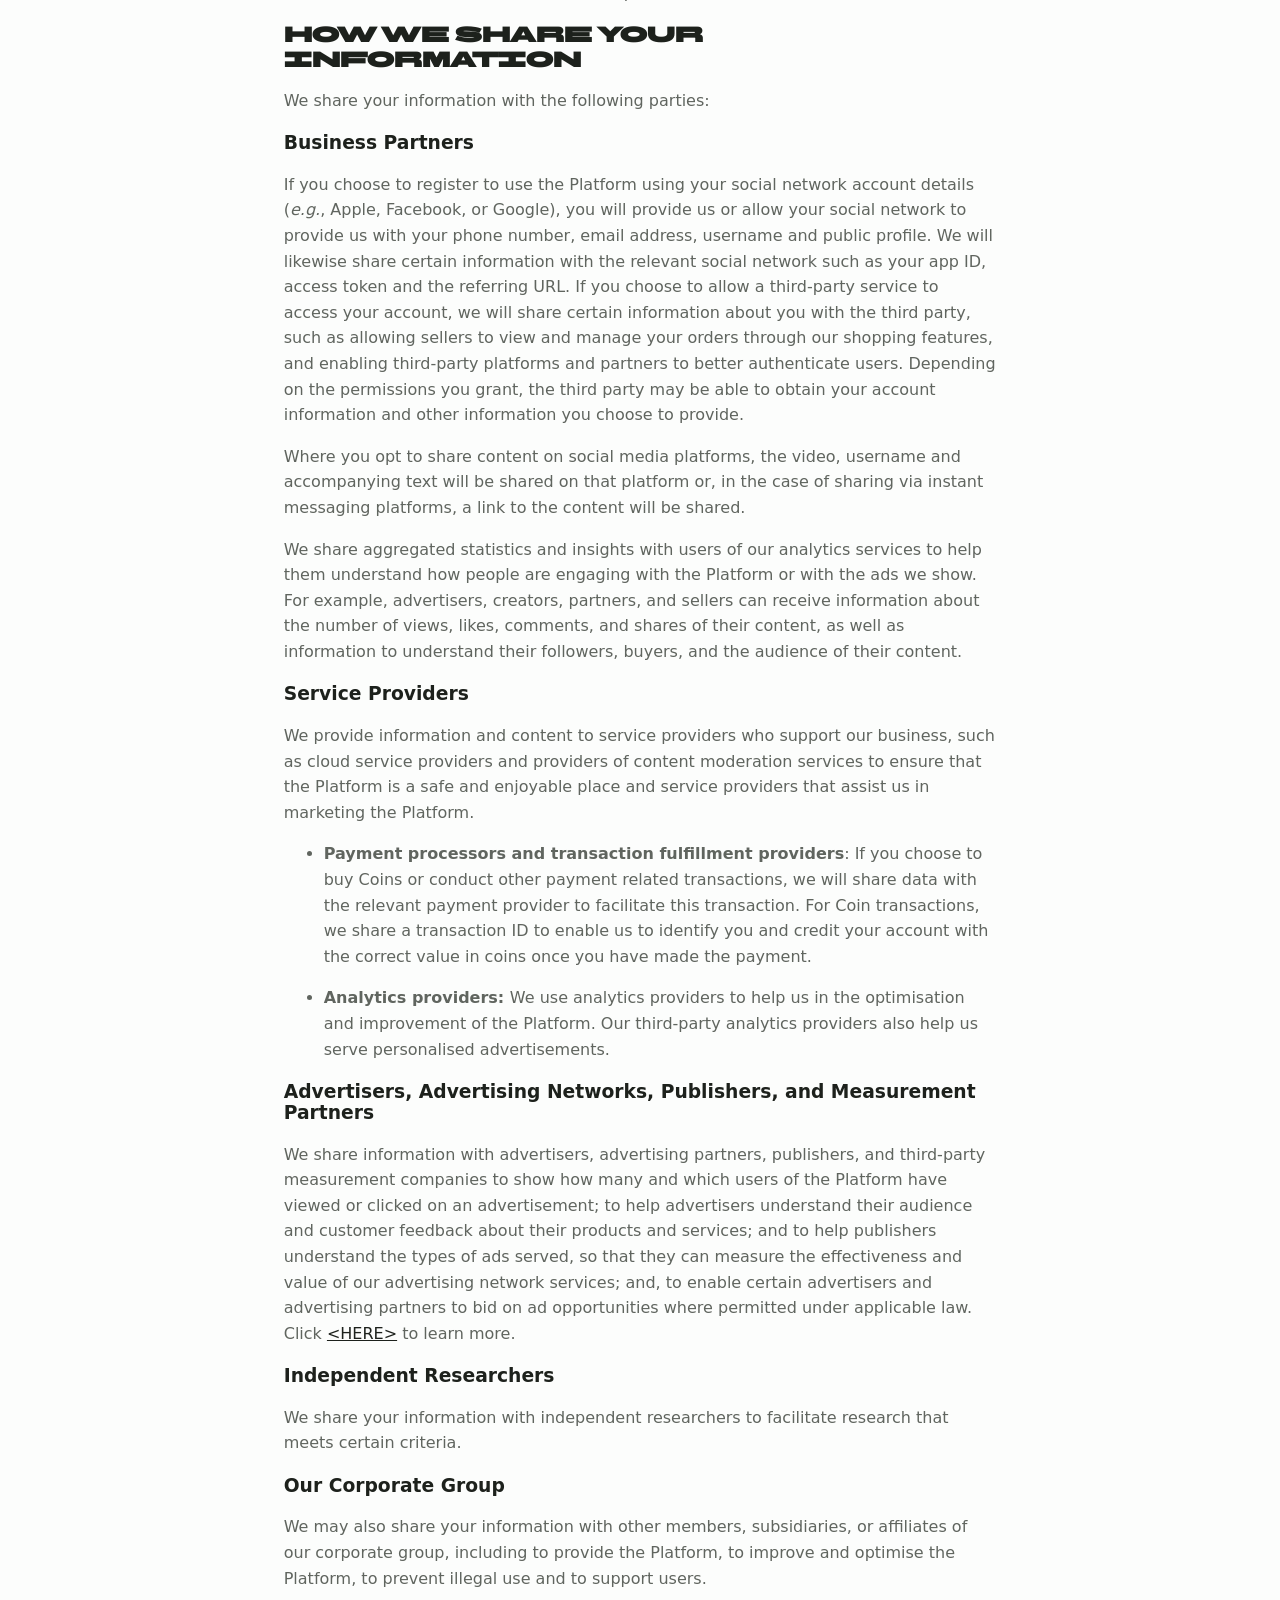
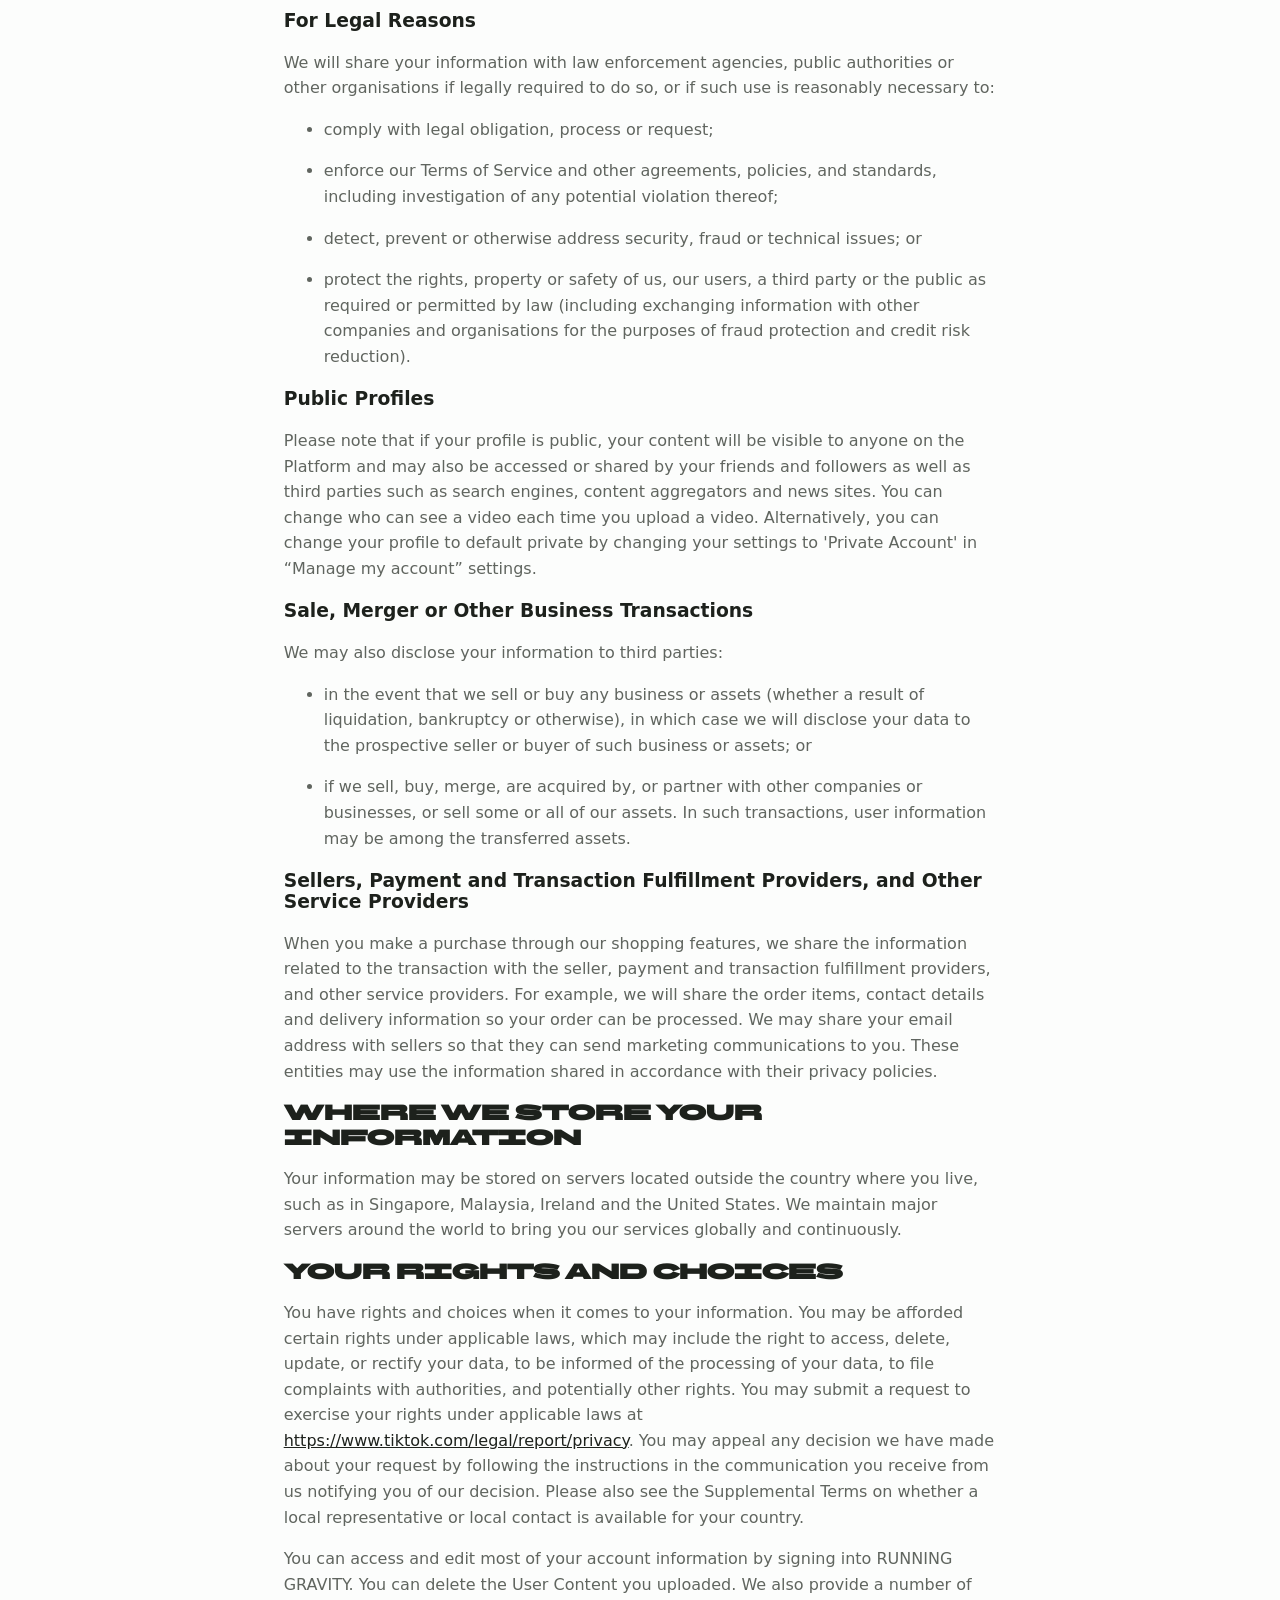
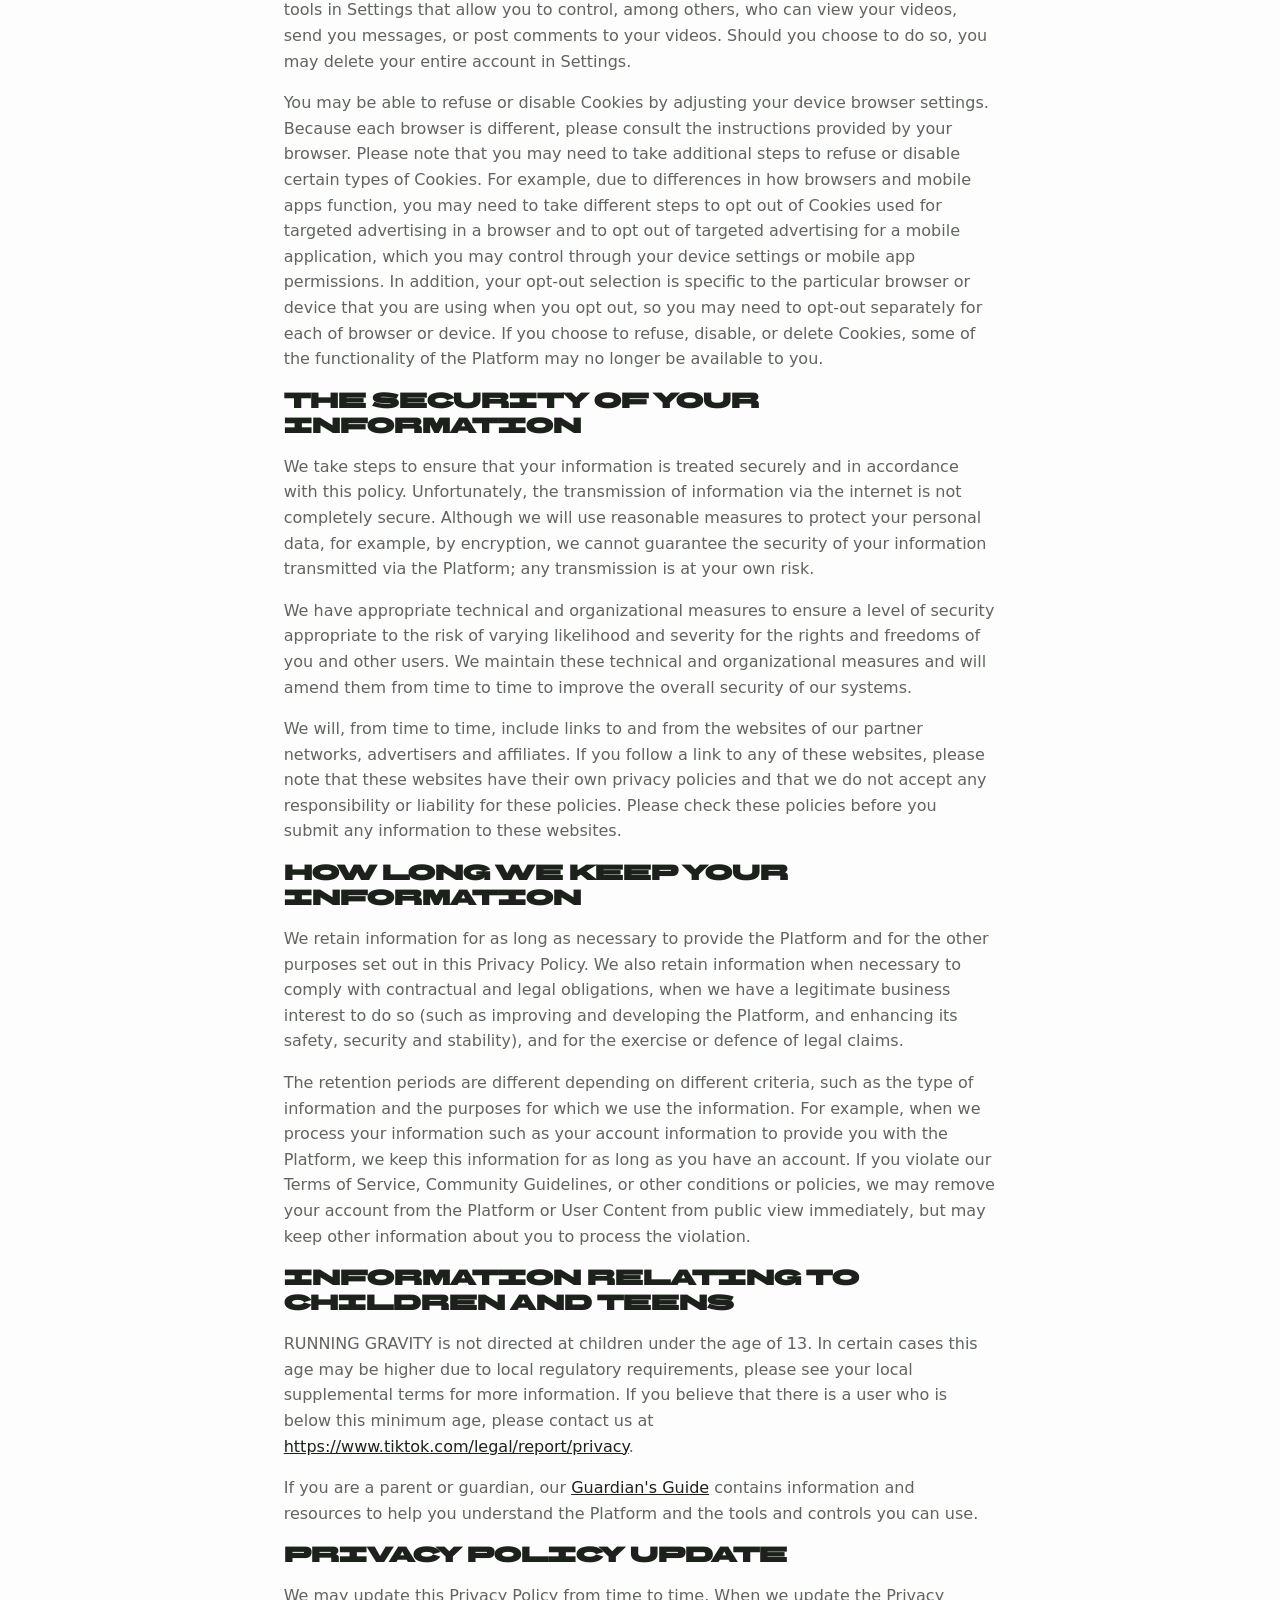
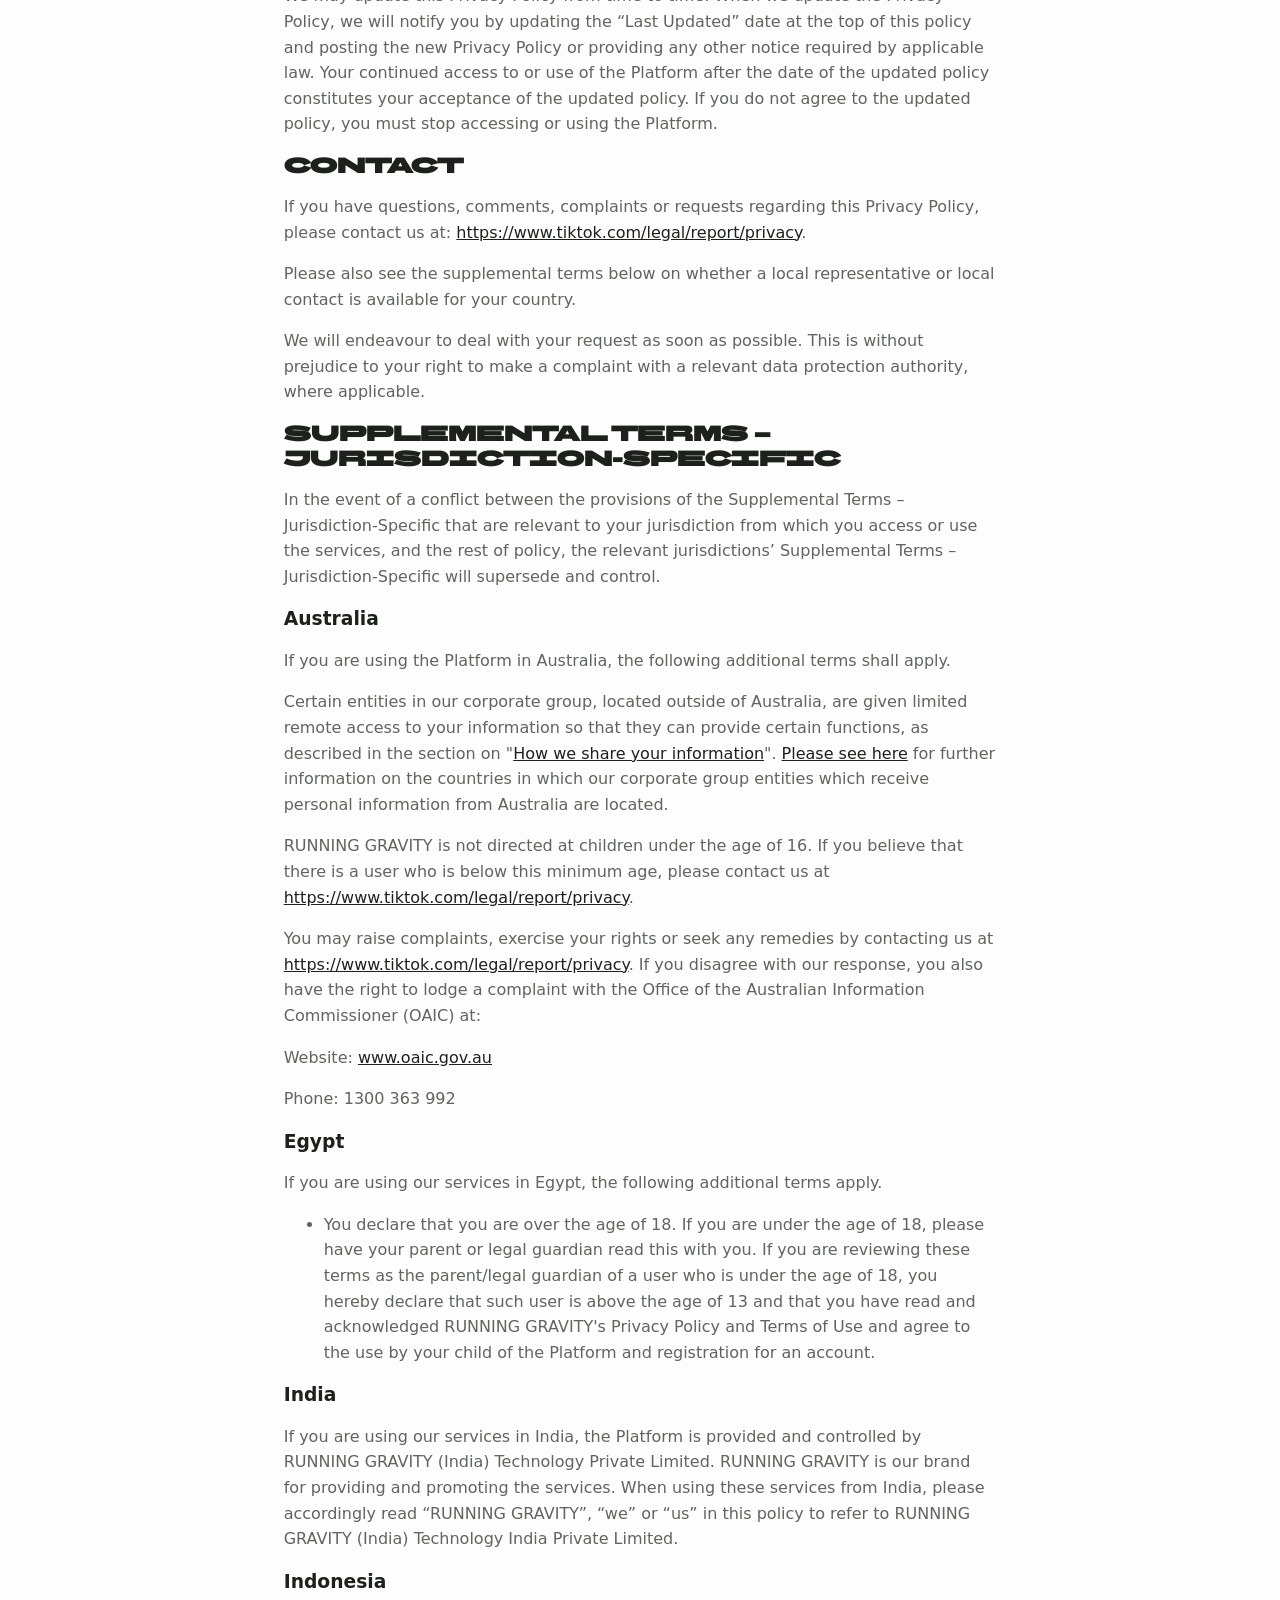
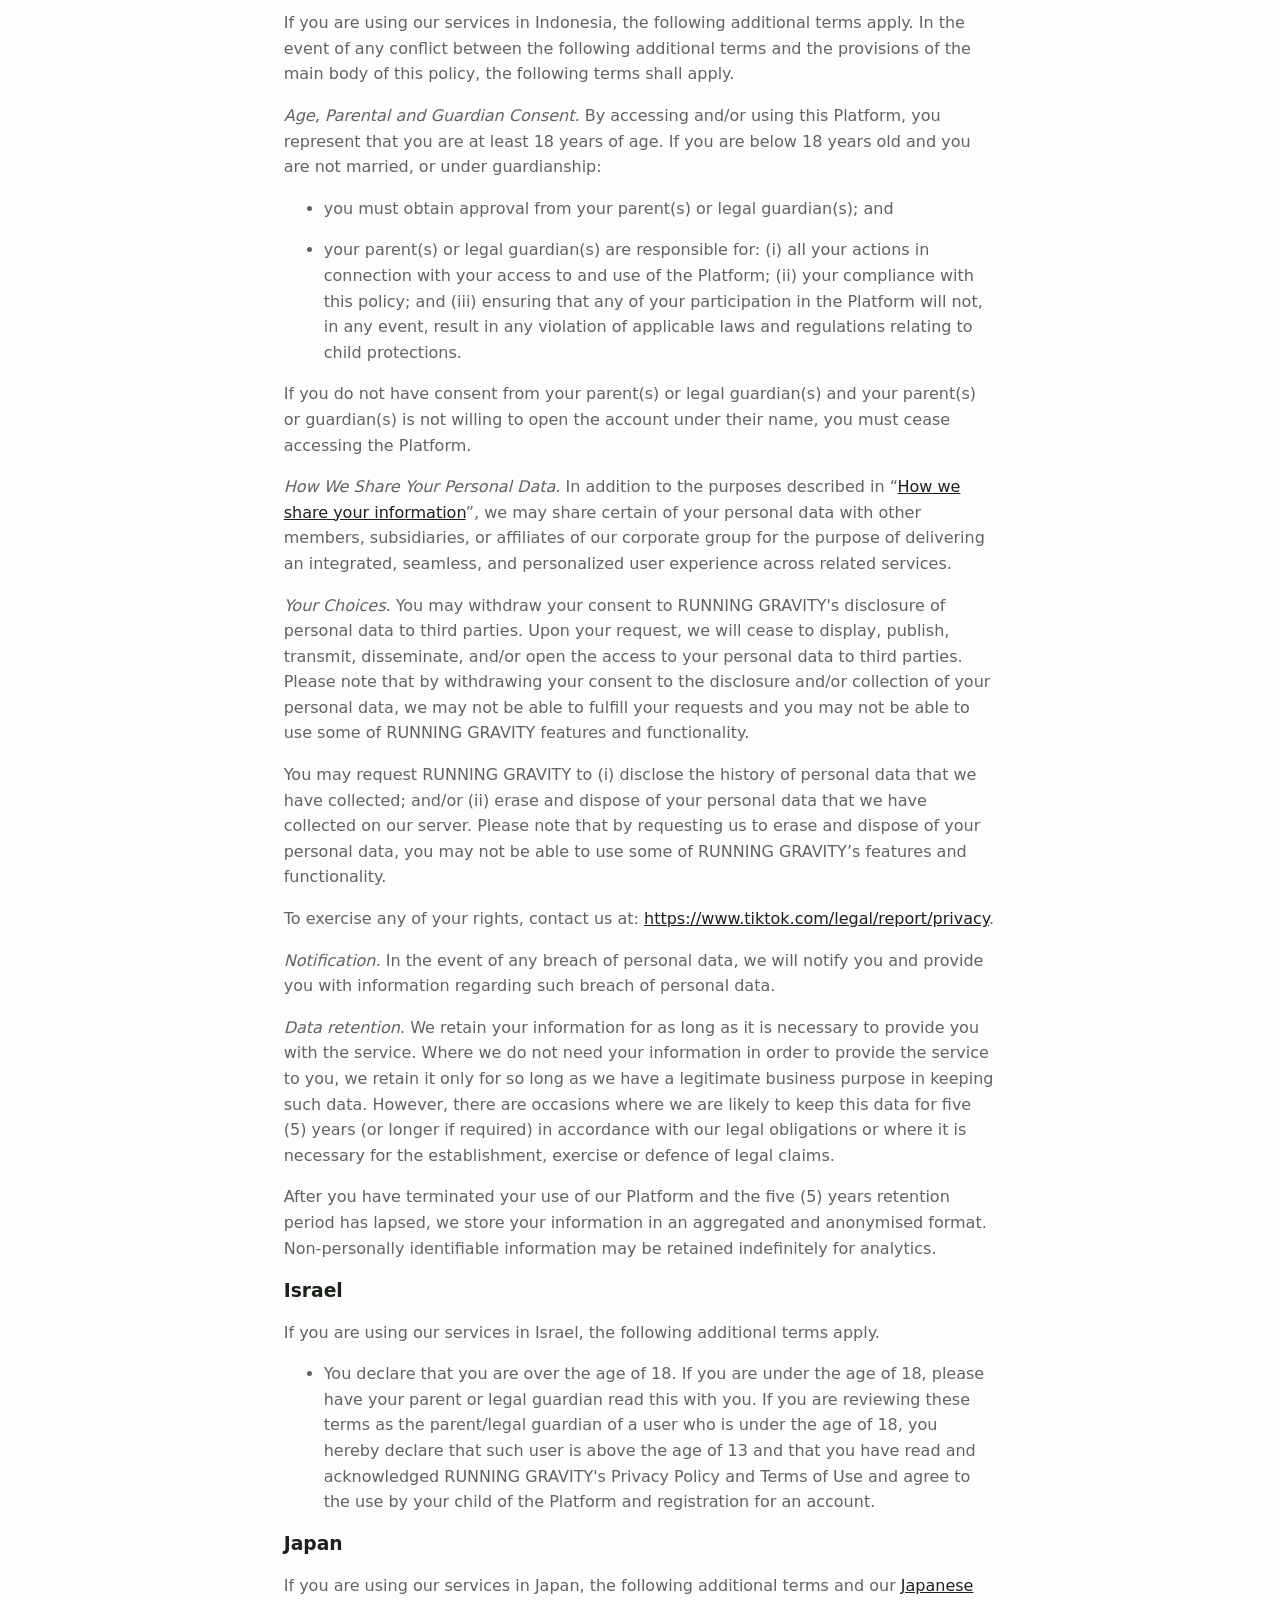
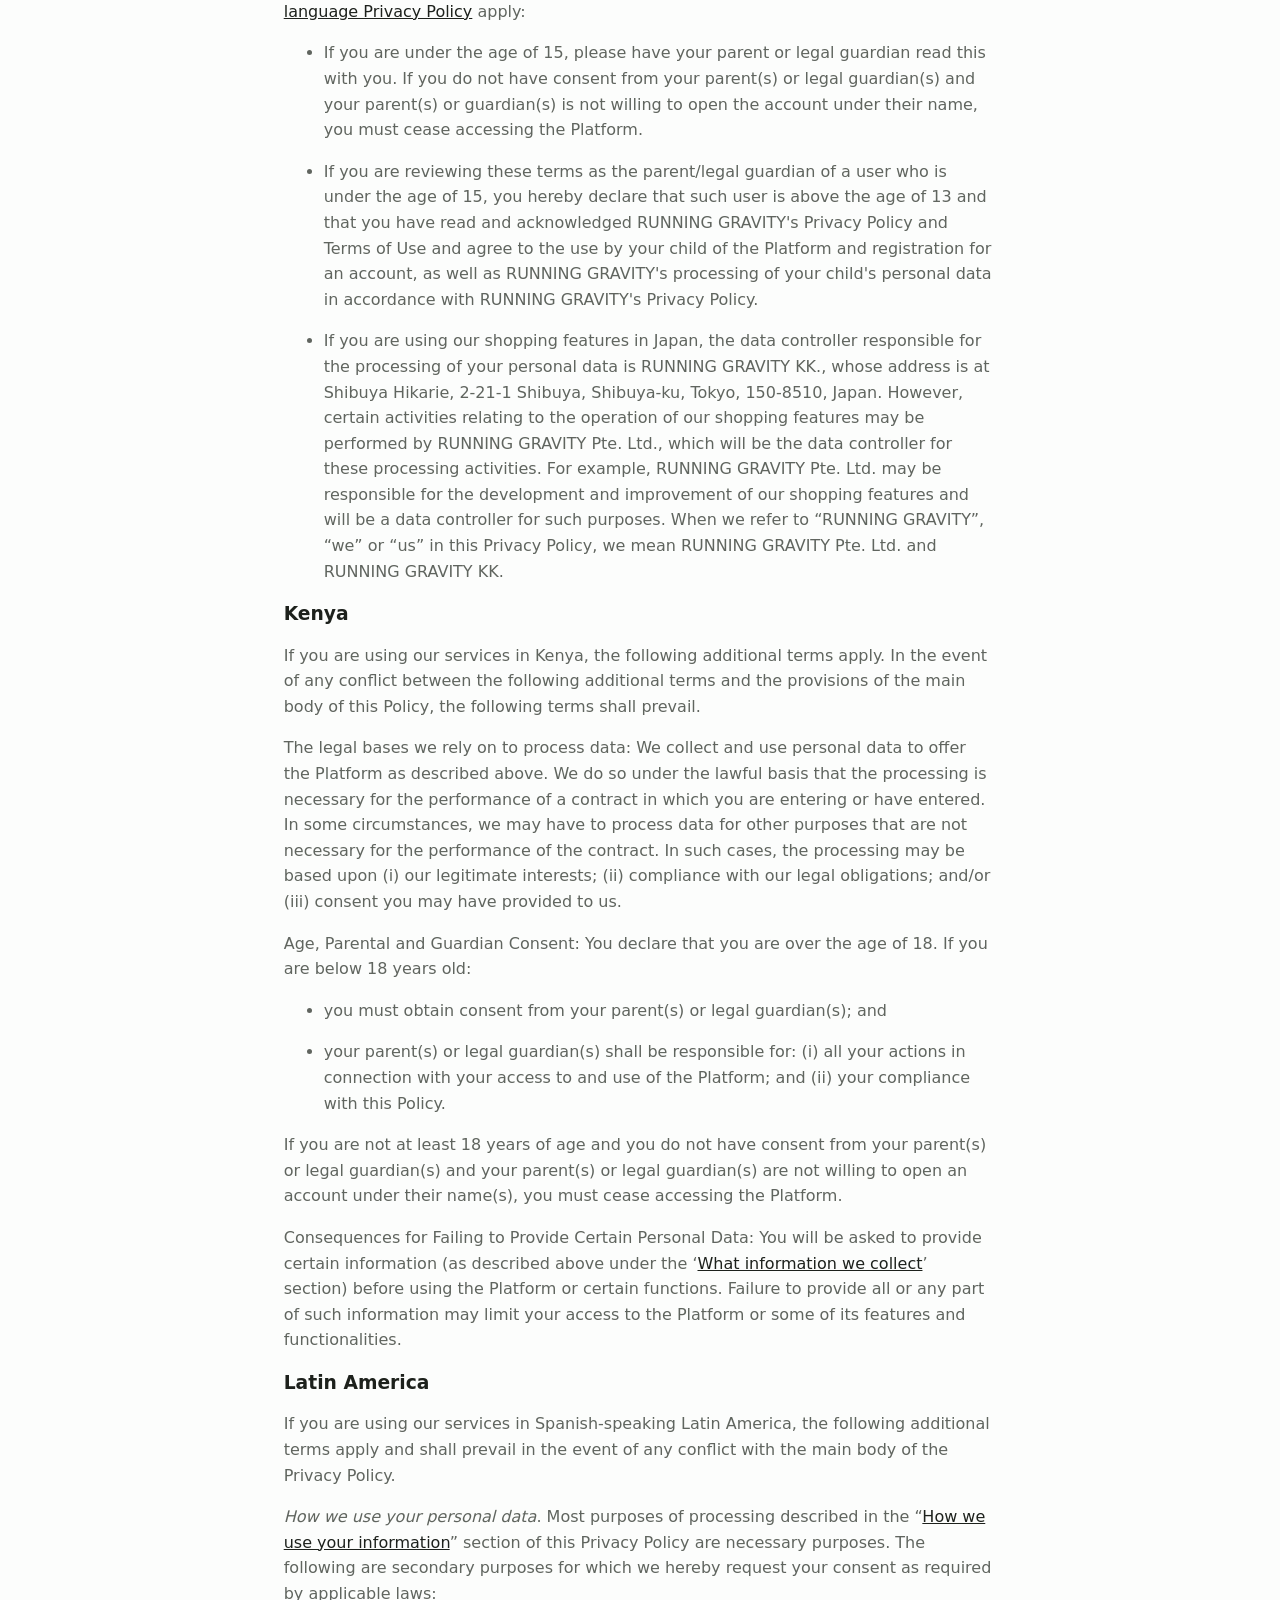
<file: privacy-policy.html>
<!doctype html>
<html lang="en">
	<head>
		<meta charset="UTF-8" />
		<meta name="viewport" content="width=device-width, initial-scale=1.0" />
		<title>PRIVACY POLICY // RUNNING GRAVITY</title>
		<link rel="icon" type="image/svg+xml" href="/favicon.svg" />

		<link rel="stylesheet" href="styles/global.css" />
		<link rel="stylesheet" href="styles/privacy-policy.css" />
	</head>
	<body>
		<header id="top">
			<nav>
				<ul>
					<li><a href="/">Start</a></li>
					<li>
						<a href="/" class="logo">
							<svg
								fill="none"
								height="48"
								viewBox="0 0 48 48"
								width="48"
								xmlns="http://www.w3.org/2000/svg"
							>
								<title>Running Gravity logo</title>
								<path
									clip-rule="evenodd"
									d="m0 24c15.2548 0 24-8.7452 24-24 0 15.2548 8.7452 24 24 24-15.2548 0-24 8.7452-24 24 0-15.2548-8.7452-24-24-24z"
									fill="currentcolor"
									fill-rule="evenodd"
								/>
							</svg>
						</a>
					</li>
					<li><a href="/homes.html">Discover</a></li>
				</ul>
			</nav>
		</header>
		<main>
			<h1>Privacy Policy</h1>
			<p><em>Last updated: July 8, 2025</em></p>
			<p>
				Welcome to RUNNING GRAVITY. This Privacy Policy applies to
				RUNNING GRAVITY services, which include RUNNING GRAVITY apps,
				websites, software and related services (the “Platform”). The
				Platform is provided and controlled by RUNNING GRAVITY Pte.
				Ltd., with its registered address at 1 Raffles Quay, #26-10,
				South Tower, Singapore 048583 (“RUNNING GRAVITY”, “we” or “us”).
			</p>
			<p>
				We are committed to protecting and respecting your privacy. This
				Privacy Policy explains how we collect, use, share, and
				otherwise process the personal information of users, and other
				individuals. If you do not agree with this policy, you should
				not use the Platform.
			</p>
			<section>
				<div>
					<h2>
						<strong>What information we collect</strong>
					</h2>
					<p>We may collect the following information about you:</p>
					<h3>
						<strong>Information You Provide</strong>
					</h3>
					<ul>
						<li>
							<strong>Your account information. </strong>You give
							us information when you register on the Platform,
							including your username, password, date of birth
							(where applicable), email address and/or telephone
							number, information you disclose in your user
							account, and your photograph or profile video.
						</li>
						<li>
							<strong>User content. </strong>We process the
							content you generate on the Platform, including
							photographs, audios and videos you upload or create,
							comments, hashtags, feedback, reviews, and
							livestreams you make, and the associated metadata,
							such as when, where, and by whom the content was
							created (“User Content”). Even if you are not a
							user, information about you may appear in User
							Content created or published by users on the
							Platform. We collect User Content through
							pre-loading at the time of creation, import, or
							upload, regardless of whether you choose to save or
							upload that User Content, in order to recommend
							audio options and provide other personalized
							recommendations. If you apply an effect to your User
							Content, we may collect a version of your User
							Content that does not include the effect.
						</li>
						<li>
							<strong>Messages. </strong>We collect information
							you provide when you compose, send, or receive
							messages through the Platform’s messaging
							functionalities and the associated metadata, subject
							to applicable laws. They include messages you send
							or receive through our chat functionality when
							communicating with sellers who sell goods to you,
							and your use of virtual assistants when purchasing
							items through the Platform. That information
							includes the content of the message and information
							about the message, such as when it was sent,
							received, or read, and message participants. Please
							be aware that messages you choose to send to other
							users of the Platform will be accessible by those
							users and that we are not responsible for the manner
							in which those users use or share the messages.
						</li>
						<li>
							We may access content, including text, images, and
							video, found in your device’s
							<strong>clipboard</strong>, with your permission.
							For example, if you choose to initiate content
							sharing with a third-party platform, or choose to
							paste content from the clipboard into the Platform,
							we access this information stored in your clipboard
							in order to fulfill your request.
						</li>
						<li>
							<strong>Purchase information. </strong>When you make
							a purchase or payment on or through the Platform,
							including when you buy RUNNING GRAVITY Coins or
							purchase goods through our shopping features, we
							collect information about the purchase or payment
							transaction, such as payment card information,
							billing, delivery, and contact information, and
							items you purchased.
						</li>
						<li>
							<strong
								>Your phone and social network contacts.</strong
							>
							If you choose to sync your phone contacts, we will
							access and collect information such as names, phone
							numbers, and email addresses, and match that
							information against existing users of the Platform.
							If you choose to share your social network contacts,
							we will collect your public profile information as
							well as names and profiles of your social network
							contacts.
						</li>
						<li>
							<strong>Proof of your identity or age.</strong>
							We sometimes ask you to provide proof of identity or
							age in order to use certain features, such as
							livestream or verified accounts, or when you apply
							for a Business Account, ensure that you are old
							enough to use the Platform, or in other instances
							where verification may be required.
						</li>
						<li>
							Information in <strong>correspondence</strong> you
							send to us, including when you contact us for
							support or feedback.
						</li>
						<li>
							Information through surveys, research, promotion,
							contests, marketing campaigns, challenges,
							competitions or events conducted or sponsored by us,
							in which you participate.
						</li>
					</ul>
					<h3>
						<strong>Automatically Collected Information</strong>
					</h3>
					<ul>
						<li>
							<strong>Usage Information. </strong>We collect
							information regarding your use of the Platform,
							<em>e.g.</em>, how you engage with the Platform,
							including how you interact with content we show to
							you, the advertisements you view, videos you watch
							and problems encountered, browsing and search
							history, the content you like, the content you save
							to ‘My Favourites’, the users you follow and how you
							engage with mutual followers.
						</li>
						<li>
							<strong>Inferred Information.</strong>
							We also infer your attributes, including your
							interests, gender and age range for the purpose of
							personalising content.
						</li>
						<li>
							<strong
								>Technical Information we collect about you.
							</strong
							>We collect certain information about the device you
							use to access the Platform, such as your IP address,
							user agent, mobile carrier, time zone settings,
							identifiers for advertising purposes, model of your
							device, the device system, network type, your screen
							resolution and operating system, app and file names
							and types, keystroke patterns or rhythms, battery
							state, audio settings and connected audio devices.
							We automatically assign user IDs and device IDs.
							Where you log-in from multiple devices, we use your
							information such as your device IDs and user ID to
							identify your activity across devices. We may also
							associate you with information collected from
							devices other than those you use to log-in to the
							Platform.
						</li>
						<li>
							<strong>Location Information.</strong>
							We collect information about your approximate
							location, including location information based on
							your SIM card and/or IP address. With your
							permission, we may also collect precise location
							data (such as GPS). In addition, we collect location
							information (such as tourist attractions, shops, or
							other points of interest) if you choose to add
							location information to your User Content. Click
							<a
								href="https://support.tiktok.com/en/account-and-privacy/account-privacy-settings/location-services-on-tiktok"
								target="_blank"
								rel="nofollow noreferrer"
								data-anchor-id=""
								>&lt;HERE&gt;</a
							>
							to learn more.
						</li>
						<li>
							<strong>Image and Audio Information.</strong>
							We may collect information about the videos, images
							and audio that are a part of your User Content, such
							as identifying the objects and scenery that appear,
							the existence and location within an image of face
							and body features and attributes, the nature of the
							audio, and the text of the words spoken in your User
							Content. We may collect this information to enable
							special video effects, for content moderation, for
							demographic classification, for content and ad
							recommendations, and for other
							non-personally-identifying operations. Click
							<a
								href="https://support.tiktok.com/en/account-and-privacy/personalized-ads-and-data/how-we-process-face-and-voice-information-row"
								target="_blank"
								rel="nofollow noreferrer"
								data-anchor-id=""
								>&lt;HERE&gt;</a
							>
							to learn more.
						</li>
						<li>
							<strong>Cookies. </strong>We and our service
							providers and business partners use cookies and
							other similar technologies (e.g., web beacons, flash
							cookies, etc.) (“Cookies”) to automatically collect
							information, measure and analyze how you use the
							Platform, including which pages you view most often
							and how you interact with content, enhance your
							experience using the Platform, improve the Platform,
							provide you with advertising on and off the
							Platform, and measure the effectiveness of
							advertisements and other content. We and our
							partners also use Cookies to promote the Platform on
							other platforms and websites. Cookies enable the
							Platform to provide certain features and
							functionality. Web beacons are very small images or
							small pieces of data embedded in images, also known
							as “pixel tags” or “clear GIFs,” that can recognize
							Cookies, the time and date a page is viewed, a
							description of the page where the pixel tag is
							placed, and similar information from your computer
							or device. To learn how to disable certain Cookies,
							see the “<a
								href="#rights-and-choices"
								target=""
								rel="nofollow noreferrer"
								data-anchor-id="rights-and-choices"
								>Your rights and choices</a
							>” section below.
						</li>
					</ul>
					<h3>
						<strong>Information From Other Sources</strong>
					</h3>
					<p>
						We may receive the information described in this Privacy
						Policy from other sources, such as:
					</p>
					<ul>
						<li>
							If you choose to register or use the Platform using
							a third-party social network account details (<em
								>e.g.</em
							>, Apple, Facebook, or Google) or login service, you
							will provide us or allow to provide us with your
							username, public profile, and other possible
							information related to such account. We will
							likewise share certain information with your social
							network such as your app ID, access token and the
							referring URL. If you link your RUNNING GRAVITY
							account to another service, we may receive
							information about your use of that service.
						</li>
						<li>
							Advertisers, publishers, and measurement and other
							partners share information with us about you and the
							actions you have taken outside of the Platform, such
							as your activities on other websites and apps or in
							stores, including the products or services you
							purchased, online or in person. These partners also
							share information with us, such as mobile
							identifiers for advertising, device information,
							hashed email addresses and phone numbers, cookie
							identifiers, information regarding your interaction
							with ads and conversion events, and inferences
							related to preferences and characteristics, which we
							use to help match you and your actions outside of
							the Platform with your RUNNING GRAVITY account and
							to personalise the ads you see on and off the
							Platform. Some of our advertisers and other partners
							enable us to collect similar information directly
							from their websites or apps by integrating our
							<a
								href="https://ads.tiktok.com/help/article?aid=10000407"
								target="_blank"
								rel="nofollow noreferrer"
								data-anchor-id=""
								>RUNNING GRAVITY Advertiser Tools</a
							>.
						</li>
						<li>
							We may obtain information about you from certain
							affiliated entities within our corporate group,
							including about your activities on their platforms.
						</li>
						<li>
							We may receive information about you from others,
							including where you are included or mentioned in
							User Content, direct messages, in a complaint,
							appeal, request or feedback submitted to us, or if
							your contact information is provided to us. We may
							collect information about you from other publicly
							available sources.
						</li>
						<li>
							We may receive information from sellers and payment
							and transaction fulfillment providers about you,
							such as payment confirmation details, and
							information about the delivery of products you have
							purchased through our shopping features.
						</li>
					</ul>
					<h2>
						<strong>How we use your information</strong>
					</h2>
					<p>
						As explained below, we use your information to improve,
						support and administer the Platform, to allow you to use
						its functionalities, and to fulfill and enforce our
						Terms of Service. We may also use your information to,
						among other things, personalise content you see on the
						Platform, promote the Platform, and personalise your ad
						experience on and off the Platform. We generally use the
						information we collect in the following ways:
					</p>
					<ul>
						<li>
							To fulfill requests for products, services, Platform
							functionality, support and information for internal
							operations, including troubleshooting, data
							analysis, testing, research, statistical, and survey
							purposes and to solicit your feedback.
						</li>
						<li>
							To provide our shopping features and facilitate the
							purchase and delivery of products, goods and
							services, including sharing your information with
							sellers, payment and transaction fulfillment
							providers, and other service providers in order to
							process your orders.
						</li>
						<li>
							To personalise the content you see when you use the
							Platform. For example, we may provide you with
							services based on the country settings you have
							chosen or show you content that is similar to
							content that you have liked or interacted with.
							Click
							<a
								href="https://support.tiktok.com/en/using-tiktok/exploring-videos/how-tiktok-recommends-content"
								target="_blank"
								rel="nofollow noreferrer"
								data-anchor-id=""
								>&lt;HERE&gt;</a
							>
							to learn more about recommendation systems.
						</li>
						<li>
							To send promotional materials, including by instant
							messaging or email, from us or on behalf of our
							affiliates and trusted third parties.
						</li>
						<li>
							To improve and develop our Platform and conduct
							product development.
						</li>
						<li>
							To measure and understand the effectiveness of the
							advertisements and other content we serve to you and
							others, and to deliver advertising, including
							personalised advertising, to you on and off the
							Platform.
						</li>
						<li>
							To perform analytics so that our creators,
							advertisers, partners, and sellers can see how their
							content, ads, or products are performing and to
							better understand their audience and buyers.
						</li>
						<li>
							To support the social functions of the Platform,
							including to permit you and others to connect with
							each other (for example, through our Find Friends
							function) and to share whether you are active on the
							Platform (and other information which you choose to
							share) with your friends, to provide our messaging
							service if you choose to use this function, to
							suggest accounts to you and suggest your account to
							others, and for you and others to share, download,
							and otherwise interact with User Content posted
							through the Platform.
						</li>
						<li>
							To enable you to participate in the virtual items
							program.
						</li>
						<li>
							To allow you to participate in interactive features
							of the Platform, such as enabling your content to be
							used in other users’ videos.
						</li>
						<li>
							To use User Content as part of our advertising and
							marketing campaigns to promote the Platform, to
							invite you to participate in an event, and to
							promote popular topics, hashtags and campaigns on
							the Platform.
						</li>
						<li>
							To understand how you use the Platform, including
							across your devices.
						</li>
						<li>
							To infer additional information about you, such as
							your age range, gender, and interests.
						</li>
						<li>
							To help us detect and combat abuse, harmful
							activity, fraud, spam, and illegal activity on the
							Platform.
						</li>
						<li>
							To ensure content is presented in the most effective
							manner for you and your device.
						</li>
						<li>
							To promote the safety, security of the Platform,
							including by scanning, analyzing, and reviewing User
							Content, messages and associated metadata for
							violations of our Terms of Service, Community
							Guidelines, or other conditions and policies. Click
							<a
								href="https://www.tiktok.com/community-guidelines/enforcement"
								target="_blank"
								rel="nofollow noreferrer"
								data-anchor-id=""
								>&lt;HERE&gt;</a
							>
							to learn more about our approach to keeping our
							community safe.
						</li>
						<li>
							To facilitate research conducted by independent
							researchers that meets certain criteria.
						</li>
						<li>To verify your identity or age.</li>
						<li>
							To communicate with you, including to notify you
							about changes in our services.
						</li>
						<li>
							To announce you as a winner of our contests or
							promotions if permitted by the promotion rule, and
							to send you any applicable prizes.
						</li>
						<li>
							To enforce our Terms of Service, Community
							Guidelines, and other conditions and policies.
						</li>
						<li>
							Consistent with your permissions, to provide you
							with location-based services, such as advertising
							and other personalized content.
						</li>
						<li>
							To train and improve our technology, such as our
							machine learning models and algorithms.
						</li>
						<li>
							To facilitate and fulfill sales, promotion, and
							purchases of goods and services and to provide user
							support.
						</li>
						<li>
							To protect the Platform and defend our legal rights
							and commercial interests, and those of our
							affiliates, users, and the public.
						</li>
					</ul>
					<h2>
						<strong>How we share your information</strong>
					</h2>
					<p>We share your information with the following parties:</p>
					<h3>
						<strong>Business Partners</strong>
					</h3>
					<p>
						If you choose to register to use the Platform using your
						social network account details (<em>e.g.</em>, Apple,
						Facebook, or Google), you will provide us or allow your
						social network to provide us with your phone number,
						email address, username and public profile. We will
						likewise share certain information with the relevant
						social network such as your app ID, access token and the
						referring URL. If you choose to allow a third-party
						service to access your account, we will share certain
						information about you with the third party, such as
						allowing sellers to view and manage your orders through
						our shopping features, and enabling third-party
						platforms and partners to better authenticate users.
						Depending on the permissions you grant, the third party
						may be able to obtain your account information and other
						information you choose to provide.
					</p>
					<p>
						Where you opt to share content on social media
						platforms, the video, username and accompanying text
						will be shared on that platform or, in the case of
						sharing via instant messaging platforms, a link to the
						content will be shared.
					</p>
					<p>
						We share aggregated statistics and insights with users
						of our analytics services to help them understand how
						people are engaging with the Platform or with the ads we
						show. For example, advertisers, creators, partners, and
						sellers can receive information about the number of
						views, likes, comments, and shares of their content, as
						well as information to understand their followers,
						buyers, and the audience of their content.
					</p>
					<h3>
						<strong>Service Providers</strong>
					</h3>
					<p>
						We provide information and content to service providers
						who support our business, such as cloud service
						providers and providers of content moderation services
						to ensure that the Platform is a safe and enjoyable
						place and service providers that assist us in marketing
						the Platform.
					</p>
					<ul>
						<li>
							<strong
								>Payment processors and transaction fulfillment
								providers</strong
							>: If you choose to buy Coins or conduct other
							payment related transactions, we will share data
							with the relevant payment provider to facilitate
							this transaction. For Coin transactions, we share a
							transaction ID to enable us to identify you and
							credit your account with the correct value in coins
							once you have made the payment.
						</li>
						<li>
							<strong>Analytics providers: </strong>We use
							analytics providers to help us in the optimisation
							and improvement of the Platform. Our third-party
							analytics providers also help us serve personalised
							advertisements.
						</li>
					</ul>
					<h3>
						<strong
							>Advertisers, Advertising Networks, Publishers, and
							Measurement Partners</strong
						>
					</h3>
					<p>
						We share information with advertisers, advertising
						partners, publishers, and third-party measurement
						companies to show how many and which users of the
						Platform have viewed or clicked on an advertisement; to
						help advertisers understand their audience and customer
						feedback about their products and services; and to help
						publishers understand the types of ads served, so that
						they can measure the effectiveness and value of our
						advertising network services; and, to enable certain
						advertisers and advertising partners to bid on ad
						opportunities where permitted under applicable law.
						Click
						<a
							href="https://www.tiktok.com/privacy/ads-and-your-data/"
							target="_blank"
							rel="nofollow noreferrer"
							data-anchor-id=""
							>&lt;HERE&gt;</a
						>
						to learn more.
					</p>
					<h3>
						<strong>Independent Researchers</strong>
					</h3>
					<p>
						We share your information with independent researchers
						to facilitate research that meets certain criteria.
					</p>
					<h3>
						<strong>Our Corporate Group</strong>
					</h3>
					<p>
						We may also share your information with other members,
						subsidiaries, or affiliates of our corporate group,
						including to provide the Platform, to improve and
						optimise the Platform, to prevent illegal use and to
						support users.
					</p>
					<h3>
						<strong>For Legal Reasons</strong>
					</h3>
					<p>
						We will share your information with law enforcement
						agencies, public authorities or other organisations if
						legally required to do so, or if such use is reasonably
						necessary to:
					</p>
					<ul>
						<li>
							comply with legal obligation, process or request;
						</li>
						<li>
							enforce our Terms of Service and other agreements,
							policies, and standards, including investigation of
							any potential violation thereof;
						</li>
						<li>
							detect, prevent or otherwise address security, fraud
							or technical issues; or
						</li>
						<li>
							protect the rights, property or safety of us, our
							users, a third party or the public as required or
							permitted by law (including exchanging information
							with other companies and organisations for the
							purposes of fraud protection and credit risk
							reduction).
						</li>
					</ul>
					<h3>
						<strong>Public Profiles</strong>
					</h3>
					<p>
						Please note that if your profile is public, your content
						will be visible to anyone on the Platform and may also
						be accessed or shared by your friends and followers as
						well as third parties such as search engines, content
						aggregators and news sites. You can change who can see a
						video each time you upload a video. Alternatively, you
						can change your profile to default private by changing
						your settings to 'Private Account' in “Manage my
						account” settings.
					</p>
					<h3>
						<strong
							>Sale, Merger or Other Business Transactions</strong
						>
					</h3>
					<p>
						We may also disclose your information to third parties:
					</p>
					<ul>
						<li>
							in the event that we sell or buy any business or
							assets (whether a result of liquidation, bankruptcy
							or otherwise), in which case we will disclose your
							data to the prospective seller or buyer of such
							business or assets; or
						</li>
						<li>
							if we sell, buy, merge, are acquired by, or partner
							with other companies or businesses, or sell some or
							all of our assets. In such transactions, user
							information may be among the transferred assets.
						</li>
					</ul>
					<h3>
						<strong
							>Sellers, Payment and Transaction Fulfillment
							Providers, and Other Service Providers</strong
						>
					</h3>
					<p>
						When you make a purchase through our shopping features,
						we share the information related to the transaction with
						the seller, payment and transaction fulfillment
						providers, and other service providers. For example, we
						will share the order items, contact details and delivery
						information so your order can be processed. We may share
						your email address with sellers so that they can send
						marketing communications to you. These entities may use
						the information shared in accordance with their privacy
						policies.
					</p>
					<h2>
						<strong>Where we store your information</strong>
					</h2>
					<p>
						Your information may be stored on servers located
						outside the country where you live, such as in
						Singapore, Malaysia, Ireland and the United States. We
						maintain major servers around the world to bring you our
						services globally and continuously.
					</p>
					<h2>
						<strong>Your rights and choices</strong>
					</h2>
					<p>
						You have rights and choices when it comes to your
						information. You may be afforded certain rights under
						applicable laws, which may include the right to access,
						delete, update, or rectify your data, to be informed of
						the processing of your data, to file complaints with
						authorities, and potentially other rights. You may
						submit a request to exercise your rights under
						applicable laws at
						<a
							href="https://www.tiktok.com/legal/report/privacy"
							target="_blank"
							rel="nofollow noreferrer"
							data-anchor-id=""
							>https://www.tiktok.com/legal/report/privacy</a
						>. You may appeal any decision we have made about your
						request by following the instructions in the
						communication you receive from us notifying you of our
						decision. Please also see the Supplemental Terms on
						whether a local representative or local contact is
						available for your country.
					</p>
					<p>
						You can access and edit most of your account information
						by signing into RUNNING GRAVITY. You can delete the User
						Content you uploaded. We also provide a number of tools
						in Settings that allow you to control, among others, who
						can view your videos, send you messages, or post
						comments to your videos. Should you choose to do so, you
						may delete your entire account in Settings.
					</p>
					<p>
						You may be able to refuse or disable Cookies by
						adjusting your device browser settings. Because each
						browser is different, please consult the instructions
						provided by your browser. Please note that you may need
						to take additional steps to refuse or disable certain
						types of Cookies. For example, due to differences in how
						browsers and mobile apps function, you may need to take
						different steps to opt out of Cookies used for targeted
						advertising in a browser and to opt out of targeted
						advertising for a mobile application, which you may
						control through your device settings or mobile app
						permissions. In addition, your opt-out selection is
						specific to the particular browser or device that you
						are using when you opt out, so you may need to opt-out
						separately for each of browser or device. If you choose
						to refuse, disable, or delete Cookies, some of the
						functionality of the Platform may no longer be available
						to you.
					</p>
					<h2>
						<strong>The security of your information</strong>
					</h2>
					<p>
						We take steps to ensure that your information is treated
						securely and in accordance with this policy.
						Unfortunately, the transmission of information via the
						internet is not completely secure. Although we will use
						reasonable measures to protect your personal data, for
						example, by encryption, we cannot guarantee the security
						of your information transmitted via the Platform; any
						transmission is at your own risk.
					</p>
					<p>
						We have appropriate technical and organizational
						measures to ensure a level of security appropriate to
						the risk of varying likelihood and severity for the
						rights and freedoms of you and other users. We maintain
						these technical and organizational measures and will
						amend them from time to time to improve the overall
						security of our systems.
					</p>
					<p>
						We will, from time to time, include links to and from
						the websites of our partner networks, advertisers and
						affiliates. If you follow a link to any of these
						websites, please note that these websites have their own
						privacy policies and that we do not accept any
						responsibility or liability for these policies. Please
						check these policies before you submit any information
						to these websites.
					</p>
					<h2>
						<strong>How long we keep your information</strong>
					</h2>
					<p>
						We retain information for as long as necessary to
						provide the Platform and for the other purposes set out
						in this Privacy Policy. We also retain information when
						necessary to comply with contractual and legal
						obligations, when we have a legitimate business interest
						to do so (such as improving and developing the Platform,
						and enhancing its safety, security and stability), and
						for the exercise or defence of legal claims.
					</p>
					<p>
						The retention periods are different depending on
						different criteria, such as the type of information and
						the purposes for which we use the information. For
						example, when we process your information such as your
						account information to provide you with the Platform, we
						keep this information for as long as you have an
						account. If you violate our Terms of Service, Community
						Guidelines, or other conditions or policies, we may
						remove your account from the Platform or User Content
						from public view immediately, but may keep other
						information about you to process the violation.
					</p>
					<h2>
						<strong
							>Information relating to children and teens</strong
						>
					</h2>
					<p>
						RUNNING GRAVITY is not directed at children under the
						age of 13. In certain cases this age may be higher due
						to local regulatory requirements, please see your local
						supplemental terms for more information. If you believe
						that there is a user who is below this minimum age,
						please contact us at
						<a
							href="https://www.tiktok.com/legal/report/privacy"
							target="_blank"
							rel="nofollow noreferrer"
							data-anchor-id=""
							>https://www.tiktok.com/legal/report/privacy</a
						>.
					</p>
					<p>
						If you are a parent or guardian, our
						<a
							href="https://www.tiktok.com/safety/en/guardians-guide/"
							target="_blank"
							rel="nofollow noreferrer"
							data-anchor-id=""
							>Guardian's Guide</a
						>
						contains information and resources to help you
						understand the Platform and the tools and controls you
						can use.
					</p>
					<h2>
						<strong>Privacy Policy update</strong>
					</h2>
					<p>
						We may update this Privacy Policy from time to time.
						When we update the Privacy Policy, we will notify you by
						updating the “Last Updated” date at the top of this
						policy and posting the new Privacy Policy or providing
						any other notice required by applicable law. Your
						continued access to or use of the Platform after the
						date of the updated policy constitutes your acceptance
						of the updated policy. If you do not agree to the
						updated policy, you must stop accessing or using the
						Platform.
					</p>
					<h2>
						<strong>Contact</strong>
					</h2>
					<p>
						If you have questions, comments, complaints or requests
						regarding this Privacy Policy, please contact us at:
						<a
							href="https://www.tiktok.com/legal/report/privacy"
							target="_blank"
							rel="nofollow noreferrer"
							data-anchor-id=""
							>https://www.tiktok.com/legal/report/privacy</a
						>.
					</p>
					<p>
						Please also see the supplemental terms below on whether
						a local representative or local contact is available for
						your country.
					</p>
					<p>
						We will endeavour to deal with your request as soon as
						possible. This is without prejudice to your right to
						make a complaint with a relevant data protection
						authority, where applicable.
					</p>
					<h2>
						<strong
							>Supplemental Terms – Jurisdiction-Specific</strong
						>
					</h2>
					<p>
						In the event of a conflict between the provisions of the
						Supplemental Terms – Jurisdiction-Specific that are
						relevant to your jurisdiction from which you access or
						use the services, and the rest of policy, the relevant
						jurisdictions’ Supplemental Terms –
						Jurisdiction-Specific will supersede and control.
					</p>
					<h3>
						<strong>Australia</strong>
					</h3>
					<p>
						If you are using the Platform in Australia, the
						following additional terms shall apply.
					</p>
					<p>
						Certain entities in our corporate group, located outside
						of Australia, are given limited remote access to your
						information so that they can provide certain functions,
						as described in the section on "<a
							href="#share-info"
							target=""
							rel="nofollow noreferrer"
							data-anchor-id="share-info"
							>How we share your information</a
						>".
						<a
							href="https://www.tiktok.com/legal/transferee-countries-au?lang=en"
							target="_blank"
							rel="nofollow noreferrer"
							data-anchor-id=""
							>Please see here</a
						>
						for further information on the countries in which our
						corporate group entities which receive personal
						information from Australia are located.
					</p>
					<p>
						RUNNING GRAVITY is not directed at children under the
						age of 16. If you believe that there is a user who is
						below this minimum age, please contact us at
						<a
							href="https://www.tiktok.com/legal/report/privacy"
							target="_blank"
							rel="nofollow noreferrer"
							data-anchor-id=""
							>https://www.tiktok.com/legal/report/privacy</a
						>.
					</p>
					<p>
						You may raise complaints, exercise your rights or seek
						any remedies by contacting us at
						<a
							href="https://www.google.com/url?q=https://www.tiktok.com/legal/report/privacy&amp;sa=D&amp;source=editors&amp;ust=1751814176699071&amp;usg=AOvVaw34PMRBk3P17QRz7Zksd_Su"
							target="_blank"
							rel="nofollow noreferrer"
							data-anchor-id=""
							>https://www.tiktok.com/legal/report/privacy</a
						>. If you disagree with our response, you also have the
						right to lodge a complaint with the Office of the
						Australian Information Commissioner (OAIC) at:
					</p>
					<p>
						Website:
						<a
							href="https://www.oaic.gov.au/"
							target="_blank"
							rel="nofollow noreferrer"
							data-anchor-id=""
							>www.oaic.gov.au</a
						>
					</p>
					<p>Phone: 1300 363 992</p>
					<h3><strong>Egypt</strong></h3>
					<p>
						If you are using our services in Egypt, the following
						additional terms apply.
					</p>
					<ul>
						<li>
							You declare that you are over the age of 18. If you
							are under the age of 18, please have your parent or
							legal guardian read this with you. If you are
							reviewing these terms as the parent/legal guardian
							of a user who is under the age of 18, you hereby
							declare that such user is above the age of 13 and
							that you have read and acknowledged RUNNING
							GRAVITY's Privacy Policy and Terms of Use and agree
							to the use by your child of the Platform and
							registration for an account.
						</li>
					</ul>
					<h3><strong>India</strong></h3>
					<p>
						If you are using our services in India, the Platform is
						provided and controlled by RUNNING GRAVITY (India)
						Technology Private Limited. RUNNING GRAVITY is our brand
						for providing and promoting the services. When using
						these services from India, please accordingly read
						“RUNNING GRAVITY”, “we” or “us” in this policy to refer
						to RUNNING GRAVITY (India) Technology India Private
						Limited.
					</p>
					<h3>
						<strong>Indonesia</strong>
					</h3>
					<p>
						If you are using our services in Indonesia, the
						following additional terms apply. In the event of any
						conflict between the following additional terms and the
						provisions of the main body of this policy, the
						following terms shall apply.
					</p>
					<p>
						<em>Age, Parental and Guardian Consent.</em>
						By accessing and/or using this Platform, you represent
						that you are at least 18 years of age. If you are below
						18 years old and you are not married, or under
						guardianship:
					</p>
					<ul>
						<li>
							you must obtain approval from your parent(s) or
							legal guardian(s); and
						</li>
						<li>
							your parent(s) or legal guardian(s) are responsible
							for: (i) all your actions in connection with your
							access to and use of the Platform; (ii) your
							compliance with this policy; and (iii) ensuring that
							any of your participation in the Platform will not,
							in any event, result in any violation of applicable
							laws and regulations relating to child protections.
						</li>
					</ul>
					<p>
						If you do not have consent from your parent(s) or legal
						guardian(s) and your parent(s) or guardian(s) is not
						willing to open the account under their name, you must
						cease accessing the Platform.
					</p>
					<p>
						<em>How We Share Your Personal Data.</em>
						In addition to the purposes described in “<a
							href="#share-info"
							target=""
							rel="nofollow noreferrer"
							data-href-mobile=""
							data-entry-id=""
							data-anchor-id="share-info"
							>How we share your information</a
						>”, we may share certain of your personal data with
						other members, subsidiaries, or affiliates of our
						corporate group for the purpose of delivering an
						integrated, seamless, and personalized user experience
						across related services.
					</p>
					<p>
						<em>Your Choices</em>. You may withdraw your consent to
						RUNNING GRAVITY's disclosure of personal data to third
						parties. Upon your request, we will cease to display,
						publish, transmit, disseminate, and/or open the access
						to your personal data to third parties. Please note that
						by withdrawing your consent to the disclosure and/or
						collection of your personal data, we may not be able to
						fulfill your requests and you may not be able to use
						some of RUNNING GRAVITY features and functionality.
					</p>
					<p>
						You may request RUNNING GRAVITY to (i) disclose the
						history of personal data that we have collected; and/or
						(ii) erase and dispose of your personal data that we
						have collected on our server. Please note that by
						requesting us to erase and dispose of your personal
						data, you may not be able to use some of RUNNING
						GRAVITY’s features and functionality.
					</p>
					<p>
						To exercise any of your rights, contact us at:
						<a
							href="https://www.tiktok.com/legal/report/privacy"
							target="_blank"
							rel="nofollow noreferrer"
							data-anchor-id=""
							>https://www.tiktok.com/legal/report/privacy</a
						>.
					</p>
					<p>
						<em>Notification.</em>
						In the event of any breach of personal data, we will
						notify you and provide you with information regarding
						such breach of personal data.
					</p>
					<p>
						<em>Data retention</em>. We retain your information for
						as long as it is necessary to provide you with the
						service. Where we do not need your information in order
						to provide the service to you, we retain it only for so
						long as we have a legitimate business purpose in keeping
						such data. However, there are occasions where we are
						likely to keep this data for five (5) years (or longer
						if required) in accordance with our legal obligations or
						where it is necessary for the establishment, exercise or
						defence of legal claims.
					</p>
					<p>
						After you have terminated your use of our Platform and
						the five (5) years retention period has lapsed, we store
						your information in an aggregated and anonymised format.
						Non-personally identifiable information may be retained
						indefinitely for analytics.
					</p>
					<h3><strong>Israel</strong></h3>
					<p>
						If you are using our services in Israel, the following
						additional terms apply.
					</p>
					<ul>
						<li>
							You declare that you are over the age of 18. If you
							are under the age of 18, please have your parent or
							legal guardian read this with you. If you are
							reviewing these terms as the parent/legal guardian
							of a user who is under the age of 18, you hereby
							declare that such user is above the age of 13 and
							that you have read and acknowledged RUNNING
							GRAVITY's Privacy Policy and Terms of Use and agree
							to the use by your child of the Platform and
							registration for an account.
						</li>
					</ul>
					<h3><strong>Japan</strong></h3>
					<p>
						If you are using our services in Japan, the following
						additional terms and our
						<a
							href="https://www.tiktok.com/legal/page/row/privacy-policy/ja"
							target="_blank"
							rel="nofollow noreferrer"
							data-anchor-id=""
							>Japanese language Privacy Policy</a
						>
						apply:
					</p>
					<ul>
						<li>
							If you are under the age of 15, please have your
							parent or legal guardian read this with you. If you
							do not have consent from your parent(s) or legal
							guardian(s) and your parent(s) or guardian(s) is not
							willing to open the account under their name, you
							must cease accessing the Platform.
						</li>
						<li>
							If you are reviewing these terms as the parent/legal
							guardian of a user who is under the age of 15, you
							hereby declare that such user is above the age of 13
							and that you have read and acknowledged RUNNING
							GRAVITY's Privacy Policy and Terms of Use and agree
							to the use by your child of the Platform and
							registration for an account, as well as RUNNING
							GRAVITY's processing of your child's personal data
							in accordance with RUNNING GRAVITY's Privacy Policy.
						</li>
						<li>
							If you are using our shopping features in Japan, the
							data controller responsible for the processing of
							your personal data is RUNNING GRAVITY KK., whose
							address is at Shibuya Hikarie, 2-21-1 Shibuya,
							Shibuya-ku, Tokyo, 150-8510, Japan. However, certain
							activities relating to the operation of our shopping
							features may be performed by RUNNING GRAVITY Pte.
							Ltd., which will be the data controller for these
							processing activities. For example, RUNNING GRAVITY
							Pte. Ltd. may be responsible for the development and
							improvement of our shopping features and will be a
							data controller for such purposes. When we refer to
							“RUNNING GRAVITY”, “we” or “us” in this Privacy
							Policy, we mean RUNNING GRAVITY Pte. Ltd. and
							RUNNING GRAVITY KK.
						</li>
					</ul>
					<h3><strong>Kenya</strong></h3>
					<p>
						If you are using our services in Kenya, the following
						additional terms apply. In the event of any conflict
						between the following additional terms and the
						provisions of the main body of this Policy, the
						following terms shall prevail.
					</p>
					<p>
						The legal bases we rely on to process data: We collect
						and use personal data to offer the Platform as described
						above. We do so under the lawful basis that the
						processing is necessary for the performance of a
						contract in which you are entering or have entered. In
						some circumstances, we may have to process data for
						other purposes that are not necessary for the
						performance of the contract. In such cases, the
						processing may be based upon (i) our legitimate
						interests; (ii) compliance with our legal obligations;
						and/or (iii) consent you may have provided to us.
					</p>
					<p>
						Age, Parental and Guardian Consent: You declare that you
						are over the age of 18. If you are below 18 years old:
					</p>
					<ul>
						<li>
							you must obtain consent from your parent(s) or legal
							guardian(s); and
						</li>
						<li>
							your parent(s) or legal guardian(s) shall be
							responsible for: (i) all your actions in connection
							with your access to and use of the Platform; and
							(ii) your compliance with this Policy.
						</li>
					</ul>
					<p>
						If you are not at least 18 years of age and you do not
						have consent from your parent(s) or legal guardian(s)
						and your parent(s) or legal guardian(s) are not willing
						to open an account under their name(s), you must cease
						accessing the Platform.
					</p>
					<p>
						Consequences for Failing to Provide Certain Personal
						Data: You will be asked to provide certain information
						(as described above under the ‘<a
							href="#info-collected"
							target=""
							rel="nofollow noreferrer"
							data-anchor-id="info-collected"
							>What information we collect</a
						>’ section) before using the Platform or certain
						functions. Failure to provide all or any part of such
						information may limit your access to the Platform or
						some of its features and functionalities.
					</p>
					<h3>
						<strong>Latin America</strong>
					</h3>
					<p>
						If you are using our services in Spanish-speaking Latin
						America, the following additional terms apply and shall
						prevail in the event of any conflict with the main body
						of the Privacy Policy.
					</p>
					<p>
						<em>How we use your personal data</em>.<em> </em>Most
						purposes of processing described in the “<a
							href="#use-your-information"
							target=""
							rel="nofollow noreferrer"
							data-anchor-id="use-your-information"
							>How we use your information</a
						>” section of this Privacy Policy are necessary
						purposes. The following are secondary purposes for which
						we hereby request your consent as required by applicable
						laws:
					</p>
					<ul>
						<li>To provide you with personalized advertising.</li>
						<li>
							To send promotional materials from us or on behalf
							of our affiliates, sellers, and trusted third
							parties.
						</li>
						<li>
							To measure and understand the effectiveness of the
							advertisements we serve to you and others, and to
							deliver advertising, including personalized
							advertising, to you on the Platform and elsewhere
							online.
						</li>
						<li>
							To facilitate the sending of marketing
							communications by sellers to you on our Platform.
						</li>
					</ul>
					<p>
						The above purposes allow us to provide you with a better
						experience. By using our Platform, you consent to the
						processing of your personal data for these purposes. You
						can always exercise your rights, as stipulated under
						“Your rights” below.
					</p>
					<p>
						We also offer you choices regarding how we use and
						disclose your personal data, and you can limit certain
						processing by using the tools available in Settings.
					</p>
					<p>
						Providing wrong or inaccurate data can affect the
						efficiency, purpose, objective or any other aspect of
						the Platform. In some cases, if you refuse to provide
						your data, you may be restricted from the use of certain
						Services.
					</p>
					<p>
						<em>How we share your personal data.</em>
						We may share your personal data with a third party for
						purposes other than processing on our behalf. Your
						personal data may also be transferred/transmitted to
						servers or data centers outside the country where you
						live, such as in Singapore, Malaysia, Ireland and the
						United States, for storage and/or processing.
					</p>
					<p>
						The categories of the recipients of your personal data
						and its purposes are described in the section “<a
							href="#share-info"
							target=""
							rel="nofollow noreferrer"
							data-anchor-id="share-info"
							>How we share your information</a
						>” of the main body of the Privacy Policy. For
						information about how we, our business partners, or our
						service providers (including members, subsidiaries, or
						affiliates of our corporate group, including those
						outside the country where you live) may process personal
						data, please use the "<a
							href="#contact"
							target=""
							rel="nofollow noreferrer"
							data-anchor-id="contact"
							>Contact</a
						>" section set out above.
					</p>
					<p>
						By providing us with your personal data and using our
						Platform, you consent to those data sharing and transfer
						activities described in the “<a
							href="#share-info"
							target=""
							rel="nofollow noreferrer"
							data-anchor-id="share-info"
							>How we share your information</a
						>" and "<a
							href="#store-info"
							target=""
							rel="nofollow noreferrer"
							data-anchor-id="store-info"
							>Where we store your information</a
						>" sections of this Privacy Policy that require your
						consent. You can always exercise your rights as outlined
						below.
					</p>
					<p>
						<em>Your rights.</em><strong> </strong>You may have
						rights and choices when it comes to your personal data.
						Depending on the jurisdiction in which you reside, your
						rights under applicable laws may include the following:
						to know, access, delete, update, or correct/rectify your
						personal data; to be informed of the ways in which we
						process your personal data; to limit the use and
						disclosure of your data; to transfer and data
						portability; to revoke your consent and to request
						evidence of your consent; to object to certain
						processing activities; to not be affected by a decision
						based solely on automated processing; and to file
						complaints before the competent data protection
						authority, where applicable, but especially if we reject
						your request or do not respond in a timely manner.
					</p>
					<p>
						Revoking your consent does not affect the lawfulness of
						our use or processing of your data undertaken prior to
						such revocation. Some of your rights apply generally,
						while others will only apply in certain circumstances
						and jurisdictions, and, depending on the scenario, these
						rights may be subject to some limitations by law.
					</p>
					<p>
						You can exercise your rights free of charge, by sending
						your request to the contact details set forth in the
						“Contact” section. Your rights requests will be resolved
						as soon as possible according to the nature of your
						request and within the terms established by applicable
						laws. We encourage you to contact us if you are not
						satisfied with how we have responded to any of your
						rights requests.
					</p>
					<p>
						If you wish to reach RUNNING GRAVITY’s Data Protection
						office, contact us at:
						<a
							href="https://www.tiktok.com/legal/report/privacy"
							target="_blank"
							rel="nofollow noreferrer"
							data-anchor-id=""
							>https://www.tiktok.com/legal/report/privacy</a
						>.
					</p>
					<h3><strong>Nigeria</strong></h3>
					<p
						style="text-align:left;line-height:1.2;margin:5px 0px 5px"
					>
						If you are using our services in Nigeria, the following
						additional terms apply. In the event of any conflict
						between the following additional terms and the
						provisions of the main body of this Privacy Policy, the
						following terms shall prevail.
					</p>
					<p
						style="text-align:left;line-height:1.2;margin:5px 0px 5px"
					>
						<br />
					</p>
					<p
						style="text-align:left;line-height:1.2;margin:5px 0px 5px"
					>
						<em>Legal bases for processing.</em>&nbsp;We abide by
						the relevant principles for the processing of personal
						data as stipulated under Nigerian law. We collect and
						use personal data to offer the Platform as described in
						this Privacy Policy. By signing up to and/or using the
						Platform, you agree to the processing and use of your
						personal data in accordance with this Privacy Policy. We
						process your personal data on the basis that the
						processing is necessary for the performance of a
						contract which you are entering or have entered. In some
						circumstances, we may have to process data for other
						purposes that are not necessary for the performance of
						the contract. In such cases, the processing may be based
						upon (i) our legitimate interests; (ii) compliance with
						our legal obligations; (iii) consent you may have
						provided to us; (iv) for the performance of a task in
						public interest; and/or (v) to protect vital interests.
						&nbsp;
					</p>
					<p
						style="text-align:justify;line-height:1.2;margin:5px 17px 5px"
					>
						<br />
					</p>
					<p
						style="text-align:left;line-height:1.2;margin:10px 0px 5px"
					>
						<em>International Transfers. </em>International data
						transfers are necessary for us to provide our services.
						If you are located in Nigeria, we rely on the
						performance of contract or where necessary, any other
						legal bases for international data transfer under the
						applicable data protection laws and regulations. &nbsp;<em
							>&nbsp;</em
						>
					</p>
					<p
						style="text-align:left;line-height:1.2;margin:5px 0px 5px"
					>
						<br />
					</p>
					<p
						style="text-align:left;line-height:1.2;margin:5px 0px 5px"
					>
						<em>Age, Parental and Guardian Consent. </em>You declare
						that you are 18 or over the age of 18.
					</p>
					<p
						style="text-align:left;line-height:1.2;margin:5px 0px 5px"
					>
						If you are below 18 years of age:
					</p>
					<ul>
						<li>
							you must obtain consent from your parent(s) or legal
							guardian(s); and
						</li>
						<li>
							your parent(s) or legal guardian(s) shall be
							responsible for: (i) all your actions in connection
							with your access to and use of the Platform; and
							(ii) your compliance with this Privacy Policy.
						</li>
					</ul>
					<p
						style="text-align:left;line-height:1.2;margin:5px 0px 5px"
					>
						If you are not at least 18 years of age and you do not
						have consent from your parent(s) or legal guardian(s)
						and your parent(s) or legal guardian(s) are not willing
						to open an account under their name(s), you must cease
						accessing the Platform.
					</p>
					<p
						style="text-align:left;line-height:1.2;margin:5px 0px 5px"
					>
						<br />
					</p>
					<p
						style="text-align:left;line-height:1.2;margin:5px 0px 5px"
					>
						<em>Your Rights. </em>To the extent that the relevant
						laws, rules and regulations on data privacy recognize
						your rights and freedoms as data subjects, in addition
						to the rights listed above, you shall have the right to:
						withdraw your consent at any time where the legal basis
						of our processing is consent; object to the processing
						of your personal data; request the restriction of
						processing in specific circumstances; and data
						portability.
					</p>
					<p
						style="text-align:left;line-height:1.2;margin:5px 0px 5px"
					>
						<br />
					</p>
					<p
						style="text-align:left;line-height:1.2;margin:5px 0px 5px"
					>
						<em>Processing.</em><strong>&nbsp;</strong>We may
						process your personal data through manual and automated
						methods. We use your information to enforce our Terms,
						Guidelines, and policies (through a mix of technology
						including (a) automated means and (b) human moderation).
						This may include removing content or suspending or
						banning your account if we determine that you are
						violating our Terms or Guidelines.&nbsp;You have the
						right not to be subject to decisions based solely on
						automated processing which produces legal or similar
						significant effect concerning you. However, you may not
						be entitled to this right, where the decision becomes
						necessary for the performance of the contract between
						us, or where you have given us your consent, or as
						authorised by law.
					</p>
					<p
						style="text-align:left;line-height:1.2;margin:5px 27px 5px"
					>
						<br />
					</p>
					<p
						style="text-align:justify;line-height:1.2;margin:5px 0px 5px"
					>
						<em>Complaints and Remedies. </em>You may raise
						complaints, exercise your rights or seek any remedies or
						reach our Data Protection Officer/Privacy Team at
						<a
							href="https://www.google.com/url?q=https://www.tiktok.com/legal/report/privacy&amp;sa=D&amp;source=editors&amp;ust=1751814176699071&amp;usg=AOvVaw34PMRBk3P17QRz7Zksd_Su"
							target="_blank"
							rel="nofollow noreferrer"
							data-anchor-id=""
							>https://www.tiktok.com/legal/report/privacy</a
						>. Before we can respond to a request to exercise one or
						more of the rights listed above, you may be required to
						verify your identity or your account details. You also
						have the right to lodge a complaint with the Nigeria
						Data Protection Commission via email at
						<a
							href="mailto:info@ndpc.gov.ng"
							target="_blank"
							rel="nofollow noreferrer"
							data-anchor-id=""
							>info@ndpc.gov.ng</a
						>&nbsp;or through platforms available for complaints via
						its website at
						<a
							href="https://www.google.com/url?q=https://ndpc.gov.ng/&amp;sa=D&amp;source=editors&amp;ust=1751814176699606&amp;usg=AOvVaw1r-21Bb7TfqtEKF7GD-GkO"
							target="_blank"
							rel="nofollow noreferrer"
							data-anchor-id=""
							>https://ndpc.gov.ng/</a
						>.
					</p>
					<p
						style="text-align:left;line-height:1.2;margin:5px 0px 5px"
					>
						<br />
					</p>
					<h3>
						<strong>Philippines</strong>
					</h3>
					<p>
						If you are using our services in the Philippines, the
						following additional terms shall apply pursuant to the
						relevant laws, rules and regulations and issuances by
						the Philippines National Privacy Commission (“NPC”) on
						data privacy.
					</p>
					<p>
						<em>Your Rights. </em>To the extent that the relevant
						laws, rules and regulations on data privacy recognize
						your rights and freedoms as data subjects, you shall
						have the right to information, object, access,
						rectification, erasure or blocking, lodge complaints
						before the NPC, damages and data portability. Before we
						can respond to a request to exercise one or more of the
						rights listed above, you may be required to verify your
						identity or your account details.
					</p>
					<h3><strong>Russia</strong></h3>
					<p>
						<em>What are legal grounds for data processing.</em>
						When we process your personal data, we rely on the
						grounds of your consent, performance of a contract, our
						legitimate interest and obligations to process personal
						data, or when we are so required by law.
					</p>
					<p>
						By signing up and using the Platform, you consent to the
						processing of personal data in accordance with this
						Privacy Policy.
					</p>
					<p>
						<em>Where we store your personal data.</em>
						Your personal data may be transferred from Russia to
						Singapore and stored in that location, outside of the
						country where you live.
					</p>
					<p>
						<em>Public profiles. </em>We rely on your consent to
						public distribution of personal data, when your account
						settings are 'Public Profile'. You can change your
						profile to private by changing your settings to 'Private
						Account' in “Manage my account” settings.
					</p>
					<h3>
						<strong>Singapore</strong>
					</h3>
					<p>
						If you are using our services in Singapore, the
						following additional terms apply:
					</p>
					<p>
						<em>Data Protection Officer</em>: If you wish to reach
						RUNNING GRAVITY’s Data Protection Officer, please
						contact us at:
						<a
							href="https://www.tiktok.com/legal/report/DPO"
							target="_blank"
							rel="nofollow noreferrer"
							data-anchor-id=""
							>Contact the Data Protection Officer | RUNNING
							GRAVITY</a
						>
					</p>
					<h3>
						<strong>South Africa</strong>
					</h3>
					<p>
						If you are using our services in South Africa, the
						following additional terms apply.
					</p>
					<p>
						You declare that you are over the age of 18. If you are
						under the age of 18, please have your parent or legal
						guardian read this with you. If you are reviewing these
						terms as the parent/legal guardian of a user who is
						under the age of 18, you hereby declare that such user
						is above the age of 13 and that you have read and
						acknowledged RUNNING GRAVITY's Privacy Policy and Terms
						of Use and agree to the use by your child of the
						Platform and registration for an account.
					</p>
					<p>
						RUNNING GRAVITY's legal entity in South Africa, RUNNING
						GRAVITY South Africa (Pty) Limited (RUNNING GRAVITY SA),
						is required by the terms of section 51 of the Promotion
						of Access to Information Act 2 of 2000 (PAIA) to compile
						an information manual (PAIA Manual) that provides
						details: (i) on its processing of personal information
						activities in terms of the Protection of Personal
						Information Act 4 of 2013 (POPIA); (ii) the process that
						must be followed for relevant individuals to exercise
						their data subject rights as provided for in POPIA;
						(iii) the records held by RUNNING GRAVITY SA in terms of
						PAIA; and (iv) the process that needs to be followed by
						relevant individuals to request access to such records
						in terms of PAIA.
					</p>
					<p>
						<a
							href="https://www.tiktok.com/legal/sa-section-51-manual?lang=en"
							target="_blank"
							rel="nofollow noreferrer"
						>
							RUNNING GRAVITY SA's PAIA Manual can be accessed
							here
						</a
						>.
					</p>
					<h3><strong>Türkiye</strong></h3>
					<p>
						If you are using our services in Türkiye, please refer
						to the
						<a
							href="https://www.tiktok.com/legal/page/row/privacy-policy/tr"
							target="_blank"
							rel="nofollow noreferrer"
							data-anchor-id=""
							>Turkish language Privacy Policy</a
						>
						for further information on our compliance with Law No.
						6698 on the Protection of Personal Data.
					</p>
					<h3><strong>Uganda</strong></h3>
					<p>
						If you are using our services in Uganda the following
						additional terms apply.
					</p>
					<p>
						<em>The legal bases we rely on to process data:</em>
						We collect and use personal data to offer the Platform
						as described above. We do so under the lawful basis that
						the processing is necessary for the performance of a
						contract in which you are entering or have entered. In
						some circumstances, we may have to process data for
						other purposes that are not necessary for the
						performance of the contract. In such cases, the
						processing may be based upon (i) compliance with our
						legal obligations; and/or (ii) consent you may have
						provided to us.
					</p>
					<p>
						<em
							>Consequences for Failing to Provide Certain
							Personal Data:
						</em
						>You will be asked to provide certain information (as
						described above under the 'What information we collect'
						section) before using the Platform or certain functions.
						Failure to provide all or any part of such information
						may limit your access to the Platform or some of its
						features and functionalities.
					</p>
					<p>
						<em>Age, Parental and Guardian Consent: </em>You declare
						that you are over the age of 18. If you are below 18
						years old:
					</p>
					<ul>
						<li>
							you must obtain consent from your parent(s) or legal
							guardian(s); and
						</li>
						<li>
							your parent(s) or legal guardian(s) shall be
							responsible for: (i) all your actions in connection
							with your access to and use of the Platform; and
							(ii) your compliance with this Policy.
						</li>
					</ul>
					<p>
						If you are not at least 18 years of age and you do not
						have consent from your parent(s) or legal guardian(s)
						and your parent(s) or legal guardian(s) are not willing
						to open an account under their name(s), you must cease
						accessing the Platform.
					</p>
					<p>
						It is your duty to provide complete and accurate
						personal data upon giving consent to the processing of
						your personal data.
					</p>
					<h3>
						<strong>United Arab Emirates</strong>
					</h3>
					<p>
						If you are using the Platform in the United Arab
						Emirates (“UAE”), the following additional terms apply.
						If any conflict arises between the main Privacy Policy
						and the additional terms, the following terms shall
						prevail:
					</p>
					<p>How we share your personal data</p>
					<p>
						In addition to the main text of this policy, by using
						the Platform in the UAE you agree to the terms of this
						Privacy Policy and consent to our sharing of your
						personal data in line with the main text of this Privacy
						Policy.
					</p>
					<p>Governing law and dispute resolution</p>
					<p>
						By using our Platform in the UAE, this Privacy Policy
						will be governed by and interpreted in accordance with
						the laws of the UAE. In the event of a dispute arising
						between the parties in connection with this Privacy
						Policy:
					</p>
					<ul>
						<li>
							where the dispute relates to a claim for a sum
							within the limits specified by the DIFC Small Claims
							Tribunal from time to time, then the dispute shall
							be referred by either party to the said Tribunal;
							and
						</li>
						<li>
							for all other disputes, the parties shall seek
							settlement of that dispute by mediation in
							accordance with the Mediation Rules of the DIFC-LCIA
							Arbitration Centre, which Rules are deemed to be
							incorporated by reference to this clause. If the
							dispute is not settled by mediation within 30 days
							of the commencement of the mediation, or such
							further period as the parties shall agree in
							writing, the dispute shall be referred to and
							finally resolved by arbitration under the
							Arbitration Rules of the DIFC-LCIA Arbitration
							Centre, which Rules are deemed to be incorporated by
							reference to this clause. The language to be used in
							the mediation and in the arbitration, shall be
							English. In any arbitration commenced pursuant to
							this clause the number of arbitrators shall be one
							and the arbitration shall be conducted in Dubai.
						</li>
					</ul>
					<h3><strong>Vietnam</strong></h3>
					<p>
						If you are using our services in Vietnam, the following
						additional terms apply. In the event of any conflict
						between the following additional terms and the
						provisions of the main body of this policy, the
						following terms shall prevail.
					</p>
					<p>
						<em>Methods of processing your personal data. </em>We
						may process your personal data by manual or automated
						methods. We may also share certain Usage Information
						with sellers and creators, for example, to help them
						identify their most engaged customers.
					</p>
					<p>
						<em>Data subject's rights and obligations.</em>
						Subject to certain exceptions, you have statutory rights
						and obligations under applicable laws. In particular,
						you have the following statutory rights:
					</p>
					<ul>
						<li>Right to know;</li>
						<li>Right to consent and withdraw consent;</li>
						<li>Right to access;</li>
						<li>Right to delete data;</li>
						<li>Right to restrict data processing;</li>
						<li>Right to be provided with data;</li>
						<li>Right to object data processing;</li>
						<li>
							Right to complain, denounce or initiate lawsuits;
						</li>
						<li>Right to claim for damages; and</li>
						<li>Right to self-protection.</li>
					</ul>
					<p>
						You may exercise these rights by contacting us through
						the details in the
						<a
							href="#contact"
							target=""
							rel="nofollow noreferrer"
							data-anchor-id="contact"
							data-href-mobile=""
							data-entry-id=""
							>Contact</a
						>
						section, and we will respond to your requests regardless
						of the location in which your data is stored.
					</p>
					<p>You have the following statutory obligations:</p>
					<ul>
						<li>Protect your own personal data;</li>
						<li>
							Request other relevant organizations and individuals
							to protect your personal data;
						</li>
						<li>Respect and protect personal data of others;</li>
						<li>
							Provide complete and accurate personal data upon
							giving consent to the processing of your personal
							data; and
						</li>
						<li>Other obligations under applicable laws.</li>
					</ul>
					<p>
						<em>Age, Parental and Guardian Consent.</em>
						If you are below 16 years old or under guardianship:
					</p>
					<ul>
						<li>
							you must obtain approval from your parent(s) or
							legal guardian(s); and
						</li>
						<li>
							your parent(s) or legal guardian(s) are responsible
							for: (i) all your actions in connection with your
							access to and use of the Platform; (ii) your
							compliance with this policy; and (iii) ensuring that
							any of your participation in the Platform will not,
							in any event, result in any violation of applicable
							laws and regulations relating to child protections.
						</li>
					</ul>
					<p>
						If you do not have consent from your parent(s) or legal
						guardian(s) and your parent(s) or legal guardian(s) is
						not willing to open the account under their name, you
						must cease accessing the Platform if you are not at
						least 16 years of age.
					</p>
					<p>
						Nothing in this Privacy Policy shall be construed as a
						waiver or limitation to statutory consumer rights that
						cannot be contractually limited under applicable laws.
					</p>
					<h3>
						<strong>Other Jurisdictions</strong>
					</h3>
					<p>
						In jurisdictions where the national or official language
						is not English, the version of the RUNNING GRAVITY
						Privacy Policy in your local language may set out
						additional terms specific to your jurisdiction. Please
						also refer to the version of this Privacy Policy in your
						local language for further information.
					</p>
				</div>
			</section>
		</main>
		<footer>
			<div class="slogan">Find a new home for your gaming</div>
			<div class="links">
				<a href="/">Start</a>
				<a href="/homes.html">Discover</a>
				<a href="/privacy-policy.html">Privacy policy</a>
			</div>
			<div class="links">
				<a href="#top">
					<svg
						xmlns="http://www.w3.org/2000/svg"
						viewBox="1 1 18 18"
						height="18px"
						width="18px"
						fill="currentColor"
					>
						<title>Up arrow</title>
						<path
							d="M6.06,17L4.33,15.25L10,9.58l5.67,5.67L13.94,17L10,13.04L6.06,17Zm0-6.58L4.33,8.69L10,3l5.67,5.69l-1.73,1.73L10,6.46L6.06,10.42Z"
						/>
					</svg>

					Go to top</a
				>
			</div>
		</footer>
	</body>
</html>
</file>
<file: styles/global.css>
:root {
	--olive-1: #111210;
	--olive-2: #181917;
	--olive-3: #212220;
	--olive-4: #282a27;
	--olive-5: #2f312e;
	--olive-6: #383a36;
	--olive-7: #454843;
	--olive-8: #5c625b;
	--olive-9: #687066;
	--olive-10: #767d74;
	--olive-11: #afb5ad;
	--olive-12: #eceeec;

	--background-color: var(--olive-1);
	--text-color: var(--olive-11);
	--text-color-contrast: var(--olive-12);

	--title-font-family: "BBH Bartle", sans-serif, system-ui;
	--nav-font-family: "Zen Dots", sans-serif, system-ui;
}

@media (prefers-color-scheme: light) {
	:root {
		--olive-1: #fcfdfc;
		--olive-2: #f8faf8;
		--olive-3: #eff1ef;
		--olive-4: #e7e9e7;
		--olive-5: #dfe2df;
		--olive-6: #d7dad7;
		--olive-7: #cccfcc;
		--olive-8: #b9bcb8;
		--olive-9: #898e87;
		--olive-10: #7f847d;
		--olive-11: #60655f;
		--olive-12: #1d211c;
	}
}

@media (color-gamut: p3) {
	:root {
		--olive-1: color(display-p3 0.067 0.07 0.063);
		--olive-2: color(display-p3 0.095 0.098 0.091);
		--olive-3: color(display-p3 0.131 0.135 0.126);
		--olive-4: color(display-p3 0.158 0.163 0.153);
		--olive-5: color(display-p3 0.186 0.192 0.18);
		--olive-6: color(display-p3 0.221 0.229 0.215);
		--olive-7: color(display-p3 0.273 0.284 0.266);
		--olive-8: color(display-p3 0.365 0.382 0.359);
		--olive-9: color(display-p3 0.414 0.438 0.404);
		--olive-10: color(display-p3 0.467 0.49 0.458);
		--olive-11: color(display-p3 0.69 0.709 0.682);
		--olive-12: color(display-p3 0.927 0.933 0.926);
	}
}

/* latin */
@font-face {
	font-family: "BBH Bartle";
	font-style: normal;
	font-weight: 400;
	font-display: swap;
	src: url("../fonts/bbh-bartle.woff2") format("woff2");
	unicode-range:
		U+0000-00FF, U+0131, U+0152-0153, U+02BB-02BC, U+02C6, U+02DA, U+02DC, U+0304, U+0308, U+0329, U+2000-206F, U+20AC, U+2122, U+2191, U+2193, U+2212, U+2215, U+FEFF, U+FFFD;
}

@font-face {
	font-family: "Zen Dots";
	font-style: normal;
	font-weight: 400;
	font-display: swap;
	src: url("../fonts/ZenDots-Regular.ttf");
	unicode-range:
		U+0000-00FF, U+0131, U+0152-0153, U+02BB-02BC, U+02C6, U+02DA, U+02DC, U+0304, U+0308, U+0329, U+2000-206F, U+20AC, U+2122, U+2191, U+2193, U+2212, U+2215, U+FEFF, U+FFFD;
}

body {
	background-color: var(--background-color);
	color: var(--text-color);
	font-family: system-ui, sans-serif;
}

h1,
h2,
.logo {
	color: var(--text-color-contrast);
	font-family: var(--title-font-family);
	margin: 0;
}

h1 {
	font-size: 1.7rem;
	margin-bottom: 32px;
}

h2 {
	font-size: 1.3rem;
}

h3 {
	color: var(--text-color-contrast);
}

p,
li {
	line-height: 1.6;
	margin-block: 16px;
}

a {
	color: var(--text-color-contrast);
}

a:hover {
	color: var(--text-color);
}

a:focus {
	outline: 1px dotted var(--text-color-contrast);
}

header {
	display: flex;
	flex-direction: column;
	align-items: center;
	margin-bottom: 32px;

	border-bottom: 2px solid var(--olive-5);
}

.logo {
	margin: 0;
	padding: 0;
}

nav ul {
	display: flex;
	align-items: center;
	gap: 32px;
	list-style: none;
	padding: 0;
}

nav ul li a {
	color: var(--text-color-contrast);
	font-family: var(--nav-font-family);
	text-decoration: underline;
}

main,
footer {
	width: 90%;
	max-width: 1400px;
	margin: auto;
}

footer {
	display: flex;
	flex-direction: column;
	gap: 8px;
	margin-top: 48px;
	padding-block: 32px;
	border-top: 2px solid var(--olive-5);
	font-family: var(--nav-font-family);
}

footer .slogan {
	color: var(--text-color-contrast);
	font-family: var(--title-font-family);
}

footer .links {
	display: flex;
	flex-direction: column;
	flex-wrap: wrap;
}

footer .links a {
	display: flex;
	align-items: center;
	gap: 4px;
	padding: 12px;
	width: fit-content;
}

@media screen and (min-width: 420px) {
	footer .links {
		flex-direction: row;
		gap: 16px;
	}
}

.btn {
	display: flex;
	align-items: center;
	padding: 12px 24px;
	background-color: var(--olive-6);
	color: var(--olive-12);
	text-decoration: none;
	min-height: 24px;
}

.btn:hover {
	background-color: var(--olive-5);
}

.btn-primary {
	font-weight: 700;
	background-color: var(--olive-8);
}

.btn-primary:hover {
	background-color: var(--olive-7);
}
</file>
<file: styles/index.css>
body {
	height: 100vh;
}
main {
	gap: 24px;
	margin: auto;
	justify-content: center;
	align-content: center;
}

h1 {
	font-size: 4rem;
	text-align: center;
}
h2 {
	padding: 20px;
	text-align: center;
}

.card-holder {
	margin-top: 24px;
	display: flex;
	flex-direction: column;
	justify-content: center;
	gap: 24px;
}

.card {
	display: flex;
	flex-direction: column;
	justify-content: space-between;
	background-color: var(--olive-3);
	padding: 10px;
}

.card img {
	aspect-ratio: 5 / 3;
	object-fit: cover;
}

.btn {
	display: flex;
	justify-content: center;
	align-items: center;
}

#discover {
	margin: 12px 20%;
}

.hero {
	border-bottom: 2px solid var(--olive-5);
}

.information div {
	columns: 3;
}

@media screen and (min-width: 1400px) {
	main {
		flex-direction: row;
	}
	.card-holder {
		flex-direction: row;
	}
	.card {
		width: 17vw;
	}
}
</file>
<file: styles/buy.css>
.product-name {
	font-size: 2.7rem;
	text-align: center;
}

.product-section {
	display: flex;
	flex-direction: column;
	gap: 32px;
}
.page-image * {
	position: absolute;
	width: 100%;
}

.spec-tables {
	display: flex;
	flex-direction: column;
}

p {
	display: flex;
	flex-direction: column;
	justify-content: space-between;
	text-wrap-style: balance;
}

img {
	width: 100%;
	object-fit: cover;
	aspect-ratio: 5 / 2;
}

.details,
.specifications {
	flex: 50%;
}

.home-address {
	margin: 10px;
	margin-bottom: 0px;
}

h2 {
	font-size: 1rem;
}

table th {
	width: 120px;
	padding: 3px;
}

table td {
	width: 300px;
}
@media screen and (min-width: 512px) {
	.spec-tables {
		flex-direction: row;
	}
}

@media screen and (min-width: 1024px) {
	.product-section {
		flex-direction: row;
	}
	.spec-tables {
		flex-direction: column;
	}
}

@media screen and (min-width: 660px) {
	.product-name {
		font-size: 5rem;
	}
}

@media screen and (min-width: 432px) {
	h2 {
		font-size: 1.3rem;
	}
}
</file>
<file: styles/homes.css>
.homes {
	display: flex;
	flex-direction: column;
	gap: 48px;
}

.home {
	display: flex;
	flex-direction: column;
	gap: 24px;
}

.home img {
	height: 320px;
	max-width: 100%;
	aspect-ratio: 5 / 3;
	object-fit: cover;
}

.home .details {
	display: flex;
	flex-direction: column;
	justify-content: space-between;
	max-width: 70ch;
	text-wrap-style: balance;
}

.home .details .buttons {
	display: flex;
	gap: 16px;
}

.home-address {
	margin: 0;
}

@media screen and (min-width: 768px) {
	.home {
		flex-direction: row;
	}
}
</file>
<file: styles/privacy-policy.css>
main {
	width: 100%;
	max-width: 70ch;
}
</file>
